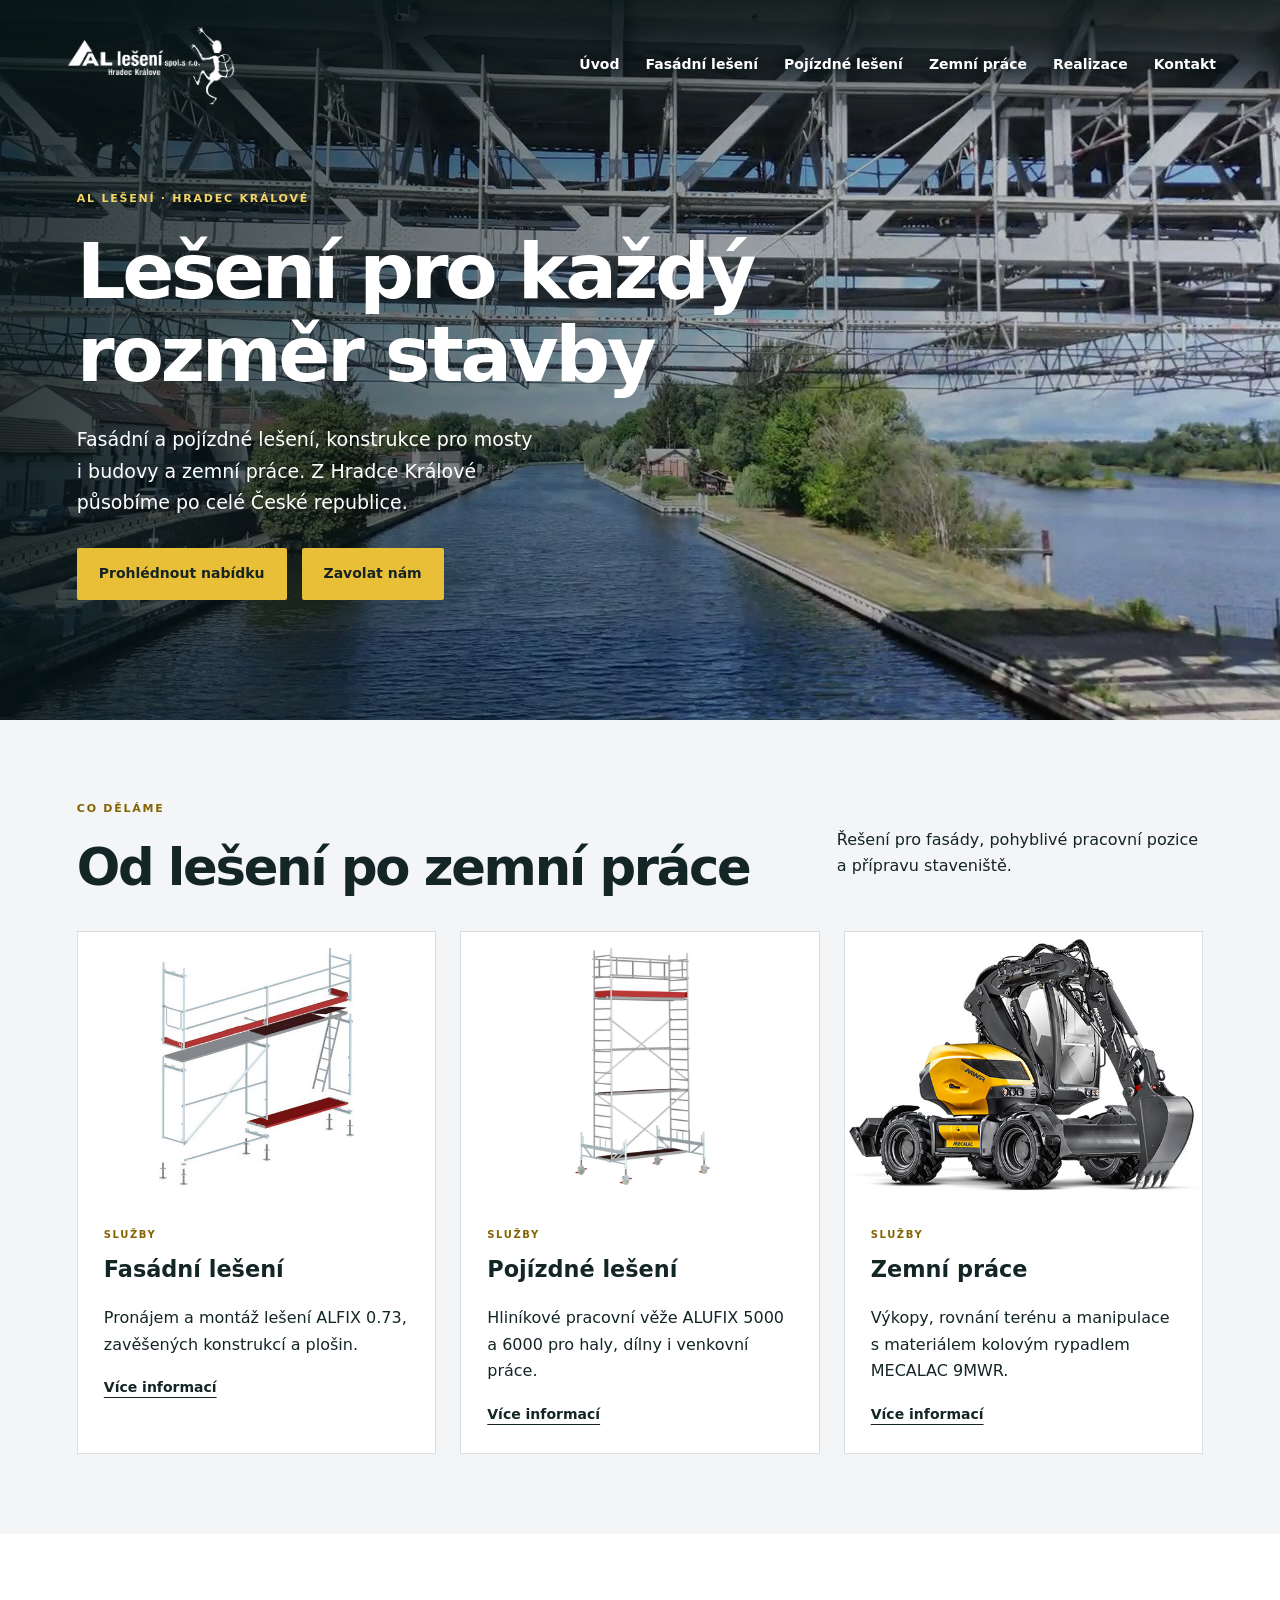
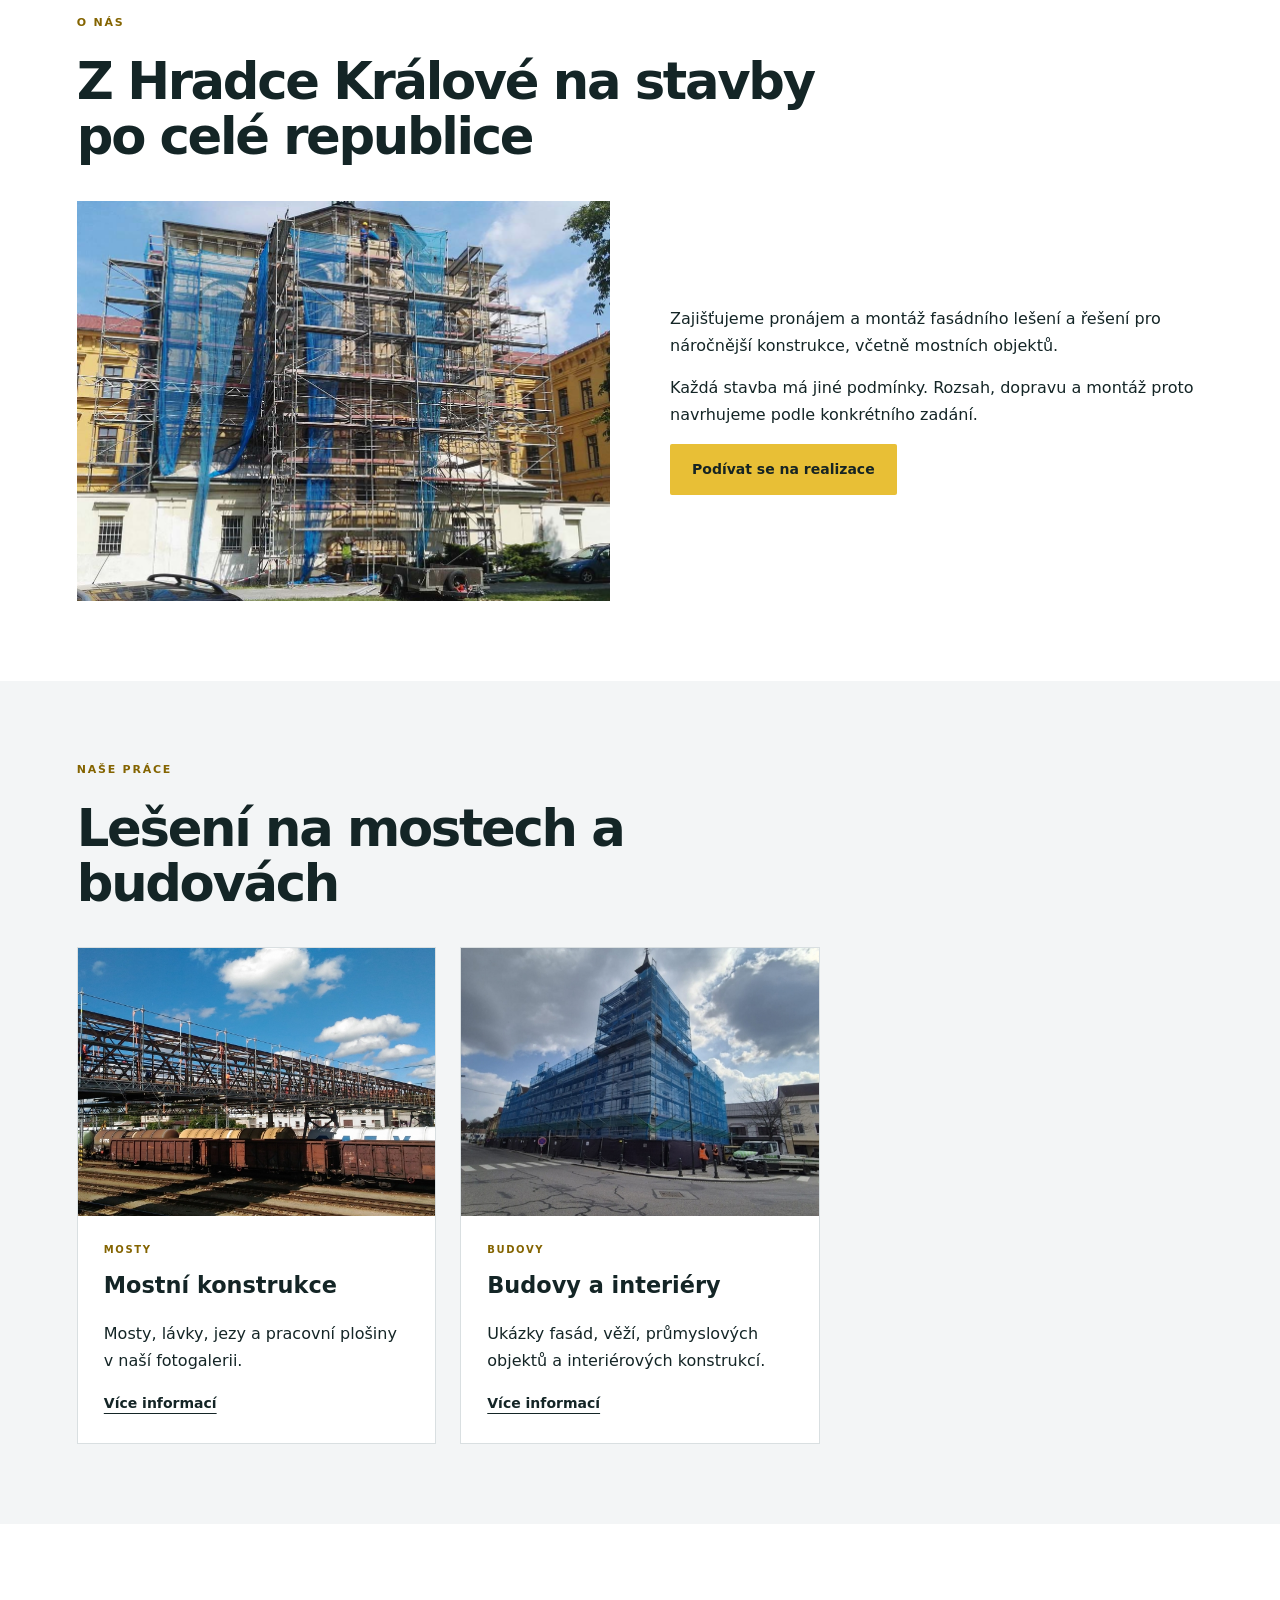
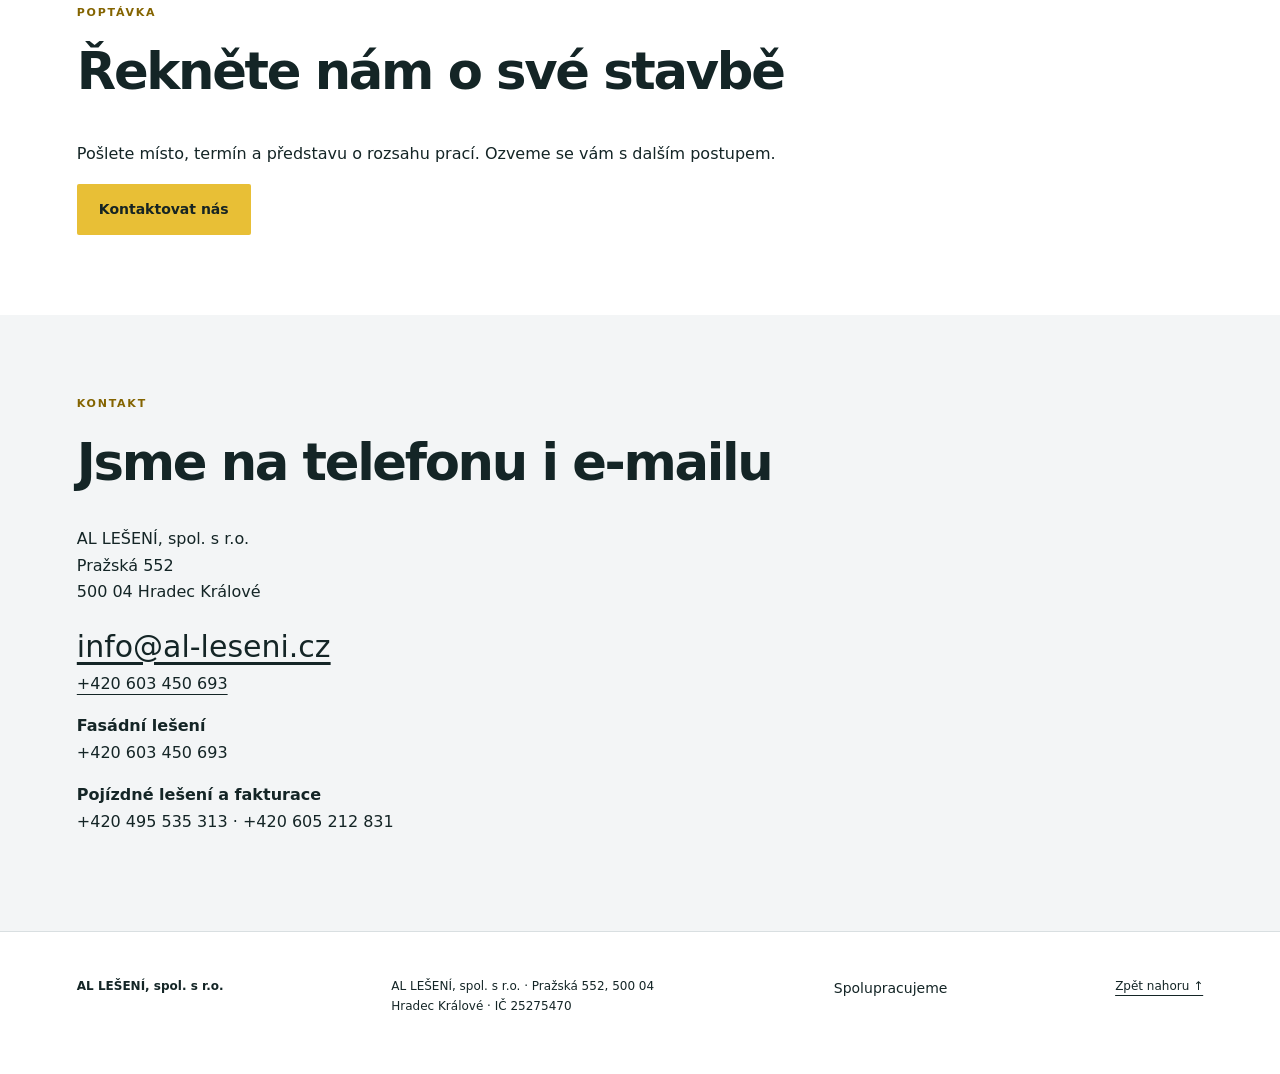
<file: index.html>
<!doctype html><html lang="cs" id="top"><head><meta charset="utf-8"><meta name="viewport" content="width=device-width, initial-scale=1"><title>Pronájem a montáž lešení | AL LEŠENÍ, spol. s r.o.</title><meta name="description" content="AL LEŠENÍ z Hradce Králové: fasádní a pojízdné lešení, zemní práce a ukázky realizací na mostech i budovách."><meta name="theme-color" content="#e8bf36"><meta name="robots" content="noindex,nofollow"><link rel="canonical" href="https://al-leseni.seb-dev.cloud/"><meta property="og:title" content="Pronájem a montáž lešení"><meta property="og:description" content="AL LEŠENÍ z Hradce Králové: fasádní a pojízdné lešení, zemní práce a ukázky realizací na mostech i budovách."><meta property="og:type" content="website"><meta property="og:url" content="https://al-leseni.seb-dev.cloud/"><link rel="stylesheet" href="assets/site.css?v=20261116-cards"><style>:root{--accent:#e8bf36;--ink:#142526;--paper:#ffffff;--display:system-ui,sans-serif}</style><script type="module" src="assets/site.js?v=20261030-clean"></script></head><body><a class="skip" href="#main">Přejít na obsah</a><header class="header"><a class="brand" href="./"><img src="assets/al/logo.png" alt="AL LEŠENÍ, spol. s r.o."></a><button type="button" class="menu-toggle" aria-expanded="false" aria-controls="navigation" hidden>Menu</button><nav id="navigation" aria-label="Hlavní navigace"><a class="nav-link" href="./">Úvod</a><a class="nav-link" href="fasadni-leseni/">Fasádní lešení</a><a class="nav-link" href="pojizdne-leseni/">Pojízdné lešení</a><a class="nav-link" href="zemni-prace/">Zemní práce</a><a class="nav-link" href="realizace/">Realizace</a><a class="nav-link" href="kontakt/">Kontakt</a></nav></header><main id="main"><section id="uvod" class="hero hero--cover" data-module="hero"><div class="hero-copy"><p class="eyebrow">AL LEŠENÍ · HRADEC KRÁLOVÉ</p><h1>Lešení pro každý rozměr stavby</h1><p class="lead">Fasádní a pojízdné lešení, konstrukce pro mosty i budovy a zemní práce. Z Hradce Králové působíme po celé České republice.</p><div class="actions"><a class="button" href="./#nabidka">Prohlédnout nabídku</a><a class="button" href="tel:+420603450693">Zavolat nám</a></div></div><div class="hero-media"><div data-video><video muted loop playsinline preload="none" poster="assets/al/most-banner.jpg" aria-label="Lešení na mostní konstrukci nad vodou"><source data-src="assets/al/banner.mp4" type="video/mp4"></video><noscript><img src="assets/al/most-banner.jpg" alt="Lešení na mostní konstrukci nad vodou" fetchpriority="high" decoding="async" width="1200" height="800"></noscript></div></div></section><section id="nabidka" class="section collection" data-module="cards"><div class="section-heading"><div><p class="eyebrow">CO DĚLÁME</p><h2>Od lešení po zemní práce</h2></div><p>Řešení pro fasády, pohyblivé pracovní pozice a přípravu staveniště.</p></div><div class="cards"><article class="card" data-card data-category="SLUŽBY" data-search="Fasádní lešení Pronájem a montáž lešení ALFIX 0.73, zavěšených konstrukcí a plošin. SLUŽBY"><img src="assets/al/fasada.jpg" alt="Fasádní lešení na stavbě" loading="lazy" decoding="async" width="1200" height="800"><div class="card-copy"><p class="eyebrow">SLUŽBY</p><h3>Fasádní lešení</h3><p>Pronájem a montáž lešení ALFIX 0.73, zavěšených konstrukcí a plošin.</p><a class="text-link" href="fasadni-leseni/">Více informací</a></div></article><article class="card" data-card data-category="SLUŽBY" data-search="Pojízdné lešení Hliníkové pracovní věže ALUFIX 5000 a 6000 pro haly, dílny i venkovní práce. SLUŽBY"><img src="assets/al/alufix-5000.jpg" alt="Pojízdné lešení ALUFIX 5000" loading="lazy" decoding="async" width="1200" height="800"><div class="card-copy"><p class="eyebrow">SLUŽBY</p><h3>Pojízdné lešení</h3><p>Hliníkové pracovní věže ALUFIX 5000 a 6000 pro haly, dílny i venkovní práce.</p><a class="text-link" href="pojizdne-leseni/">Více informací</a></div></article><article class="card" data-card data-category="SLUŽBY" data-search="Zemní práce Výkopy, rovnání terénu a manipulace s materiálem kolovým rypadlem MECALAC 9MWR. SLUŽBY"><img src="assets/al/zemni.jpg" alt="Kolové rypadlo MECALAC" loading="lazy" decoding="async" width="1200" height="800"><div class="card-copy"><p class="eyebrow">SLUŽBY</p><h3>Zemní práce</h3><p>Výkopy, rovnání terénu a manipulace s materiálem kolovým rypadlem MECALAC 9MWR.</p><a class="text-link" href="zemni-prace/">Více informací</a></div></article></div></section><section id="o-nas" class="section " data-module="split"><div class="section-heading"><div><p class="eyebrow">O NÁS</p><h2>Z Hradce Králové na stavby po celé republice</h2></div></div><div class="split"><img src="assets/al/fasada-2.jpg" alt="Fasádní lešení na budově" loading="lazy" decoding="async" width="1200" height="800"><div><p>Zajišťujeme pronájem a montáž fasádního lešení a řešení pro náročnější konstrukce, včetně mostních objektů.</p><p>Každá stavba má jiné podmínky. Rozsah, dopravu a montáž proto navrhujeme podle konkrétního zadání.</p><a class="button" href="realizace/">Podívat se na realizace</a></div></div></section><section id="realizace" class="section collection" data-module="cards"><div class="section-heading"><div><p class="eyebrow">NAŠE PRÁCE</p><h2>Lešení na mostech a budovách</h2></div></div><div class="cards"><article class="card" data-card data-category="MOSTY" data-search="Mostní konstrukce Mosty, lávky, jezy a pracovní plošiny v naší fotogalerii. MOSTY"><img src="assets/al/most-lavka.jpg" alt="Lešení lávky v Českých Budějovicích" loading="lazy" decoding="async" width="1200" height="800"><div class="card-copy"><p class="eyebrow">MOSTY</p><h3>Mostní konstrukce</h3><p>Mosty, lávky, jezy a pracovní plošiny v naší fotogalerii.</p><a class="text-link" href="realizace/mosty/">Více informací</a></div></article><article class="card" data-card data-category="BUDOVY" data-search="Budovy a interiéry Ukázky fasád, věží, průmyslových objektů a interiérových konstrukcí. BUDOVY"><img src="assets/al/budova-chocen.jpeg" alt="Lešení u radnice v Chocni" loading="lazy" decoding="async" width="1200" height="800"><div class="card-copy"><p class="eyebrow">BUDOVY</p><h3>Budovy a interiéry</h3><p>Ukázky fasád, věží, průmyslových objektů a interiérových konstrukcí.</p><a class="text-link" href="realizace/budovy/">Více informací</a></div></article></div></section><section class="cta section" id="poptavka" data-module="cta"><p class="eyebrow">POPTÁVKA</p><h2>Řekněte nám o své stavbě</h2><p>Pošlete místo, termín a představu o rozsahu prací. Ozveme se vám s dalším postupem.</p><a class="button" href="kontakt/">Kontaktovat nás</a></section><section id="kontakt" class="section " data-module="contact"><div class="section-heading"><div><p class="eyebrow">KONTAKT</p><h2>Jsme na telefonu i e-mailu</h2></div></div><div class="contact-grid"><div><p class="contact-address">AL LEŠENÍ, spol. s r.o.
Pražská 552
500 04 Hradec Králové</p><a class="contact-email" href="mailto:info@al-leseni.cz">info@al-leseni.cz</a><p><a href="tel:+420603450693">+420 603 450 693</a></p><p><strong>Fasádní lešení</strong><br>+420 603 450 693</p><p><strong>Pojízdné lešení a fakturace</strong><br>+420 495 535 313 · +420 605 212 831</p></div></div></section></main><footer class="footer"><strong>AL LEŠENÍ, spol. s r.o.</strong><p>AL LEŠENÍ, spol. s r.o. · Pražská 552, 500 04 Hradec Králové · IČ 25275470</p><div><a class="nav-link" href="spolupracujeme/">Spolupracujeme</a></div><a href="#top">Zpět nahoru ↑</a></footer></body></html>
</file>
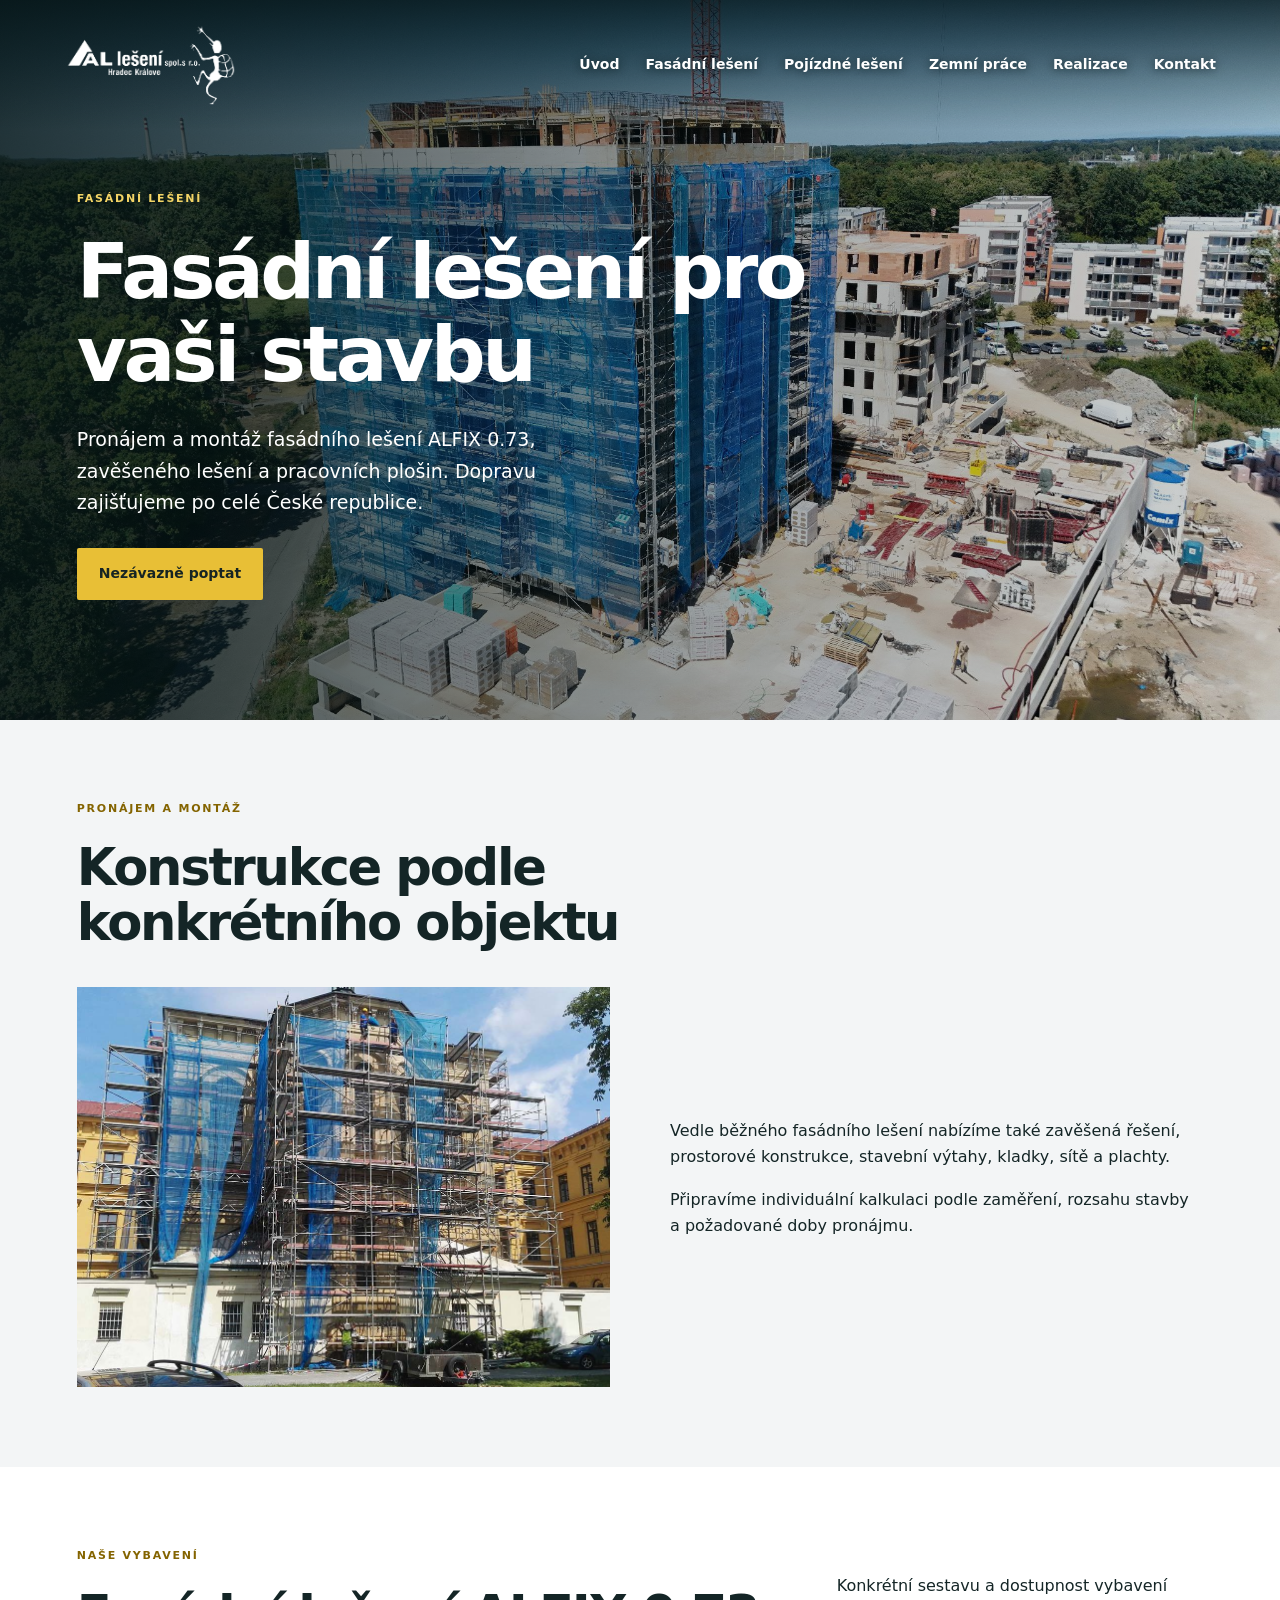
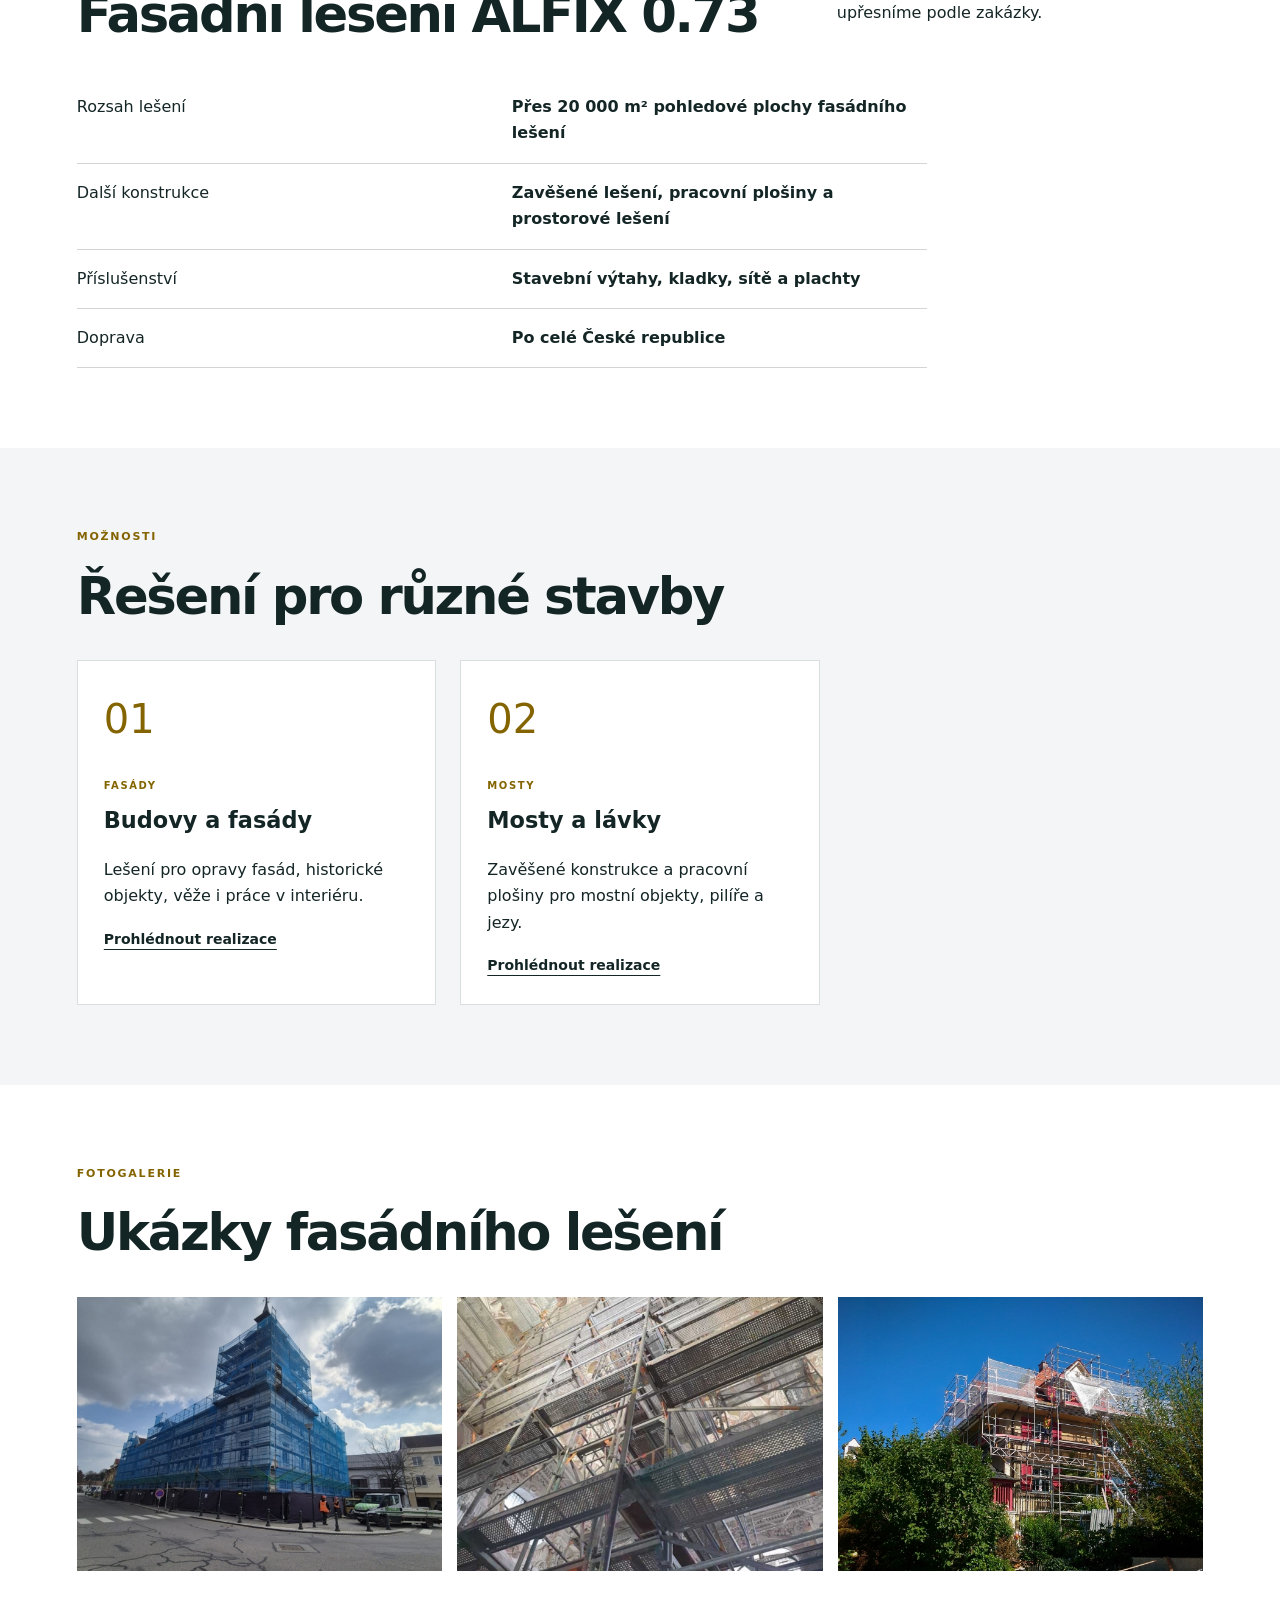
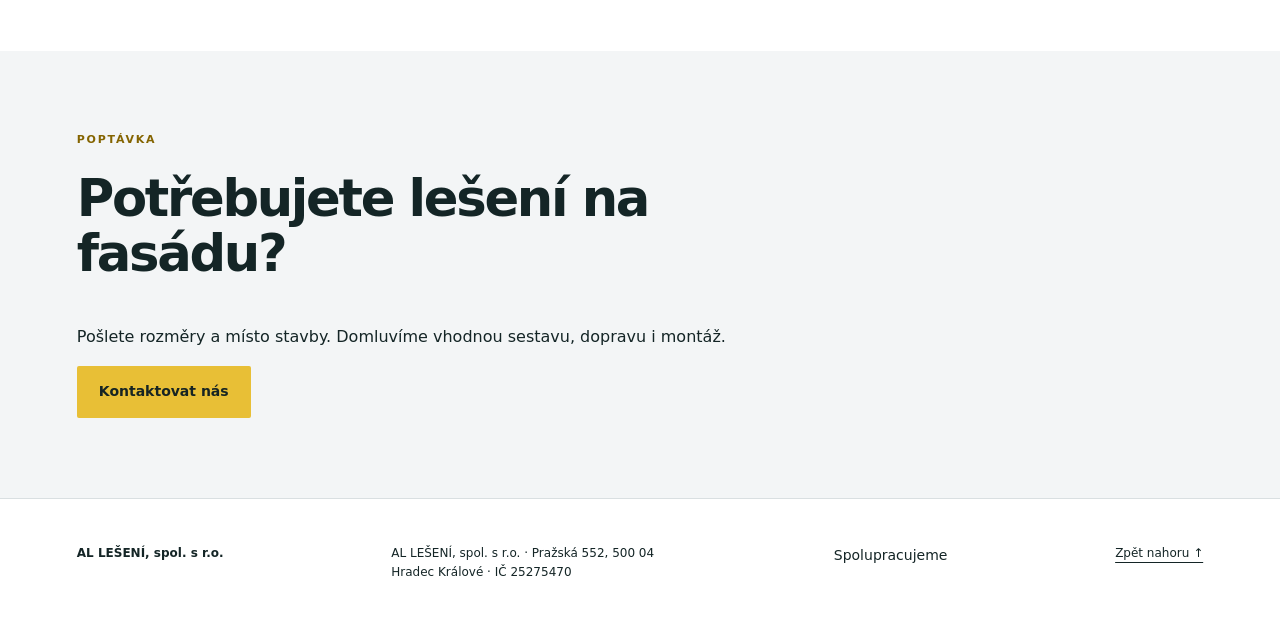
<file: fasadni-leseni/index.html>
<!doctype html><html lang="cs" id="top"><head><meta charset="utf-8"><meta name="viewport" content="width=device-width, initial-scale=1"><title>Fasádní lešení | AL LEŠENÍ, spol. s r.o.</title><meta name="description" content="Informace o fasádním lešení a kontakt na AL LEŠENÍ."><meta name="theme-color" content="#e8bf36"><meta name="robots" content="noindex,nofollow"><link rel="canonical" href="https://al-leseni.seb-dev.cloud/fasadni-leseni/"><meta property="og:title" content="Fasádní lešení"><meta property="og:description" content="Informace o fasádním lešení a kontakt na AL LEŠENÍ."><meta property="og:type" content="website"><meta property="og:url" content="https://al-leseni.seb-dev.cloud/fasadni-leseni/"><link rel="stylesheet" href="../assets/site.css?v=20261116-cards"><style>:root{--accent:#e8bf36;--ink:#142526;--paper:#ffffff;--display:system-ui,sans-serif}</style><script type="module" src="../assets/site.js?v=20261030-clean"></script></head><body><a class="skip" href="#main">Přejít na obsah</a><header class="header"><a class="brand" href="../"><img src="../assets/al/logo.png" alt="AL LEŠENÍ, spol. s r.o."></a><button type="button" class="menu-toggle" aria-expanded="false" aria-controls="navigation" hidden>Menu</button><nav id="navigation" aria-label="Hlavní navigace"><a class="nav-link" href="../">Úvod</a><a class="nav-link" href="./">Fasádní lešení</a><a class="nav-link" href="../pojizdne-leseni/">Pojízdné lešení</a><a class="nav-link" href="../zemni-prace/">Zemní práce</a><a class="nav-link" href="../realizace/">Realizace</a><a class="nav-link" href="../kontakt/">Kontakt</a></nav></header><main id="main"><section id="uvod" class="hero hero--split" data-module="hero"><div class="hero-copy"><p class="eyebrow">FASÁDNÍ LEŠENÍ</p><h1>Fasádní lešení pro vaši stavbu</h1><p class="lead">Pronájem a montáž fasádního lešení ALFIX 0.73, zavěšeného lešení a pracovních plošin. Dopravu zajišťujeme po celé České republice.</p><div class="actions"><a class="button" href="../kontakt/">Nezávazně poptat</a></div></div><div class="hero-media"><img src="../assets/al/fasada-hero-drone.jpg" alt="Letecký pohled na fasádní lešení se záchytnými sítěmi u rozestavěné budovy" fetchpriority="high" decoding="async" width="1200" height="800"></div></section><section id="sluzba" class="section " data-module="split"><div class="section-heading"><div><p class="eyebrow">PRONÁJEM A MONTÁŽ</p><h2>Konstrukce podle konkrétního objektu</h2></div></div><div class="split"><img src="../assets/al/fasada-2.jpg" alt="Fasádní lešení na budově" loading="lazy" decoding="async" width="1200" height="800"><div><p>Vedle běžného fasádního lešení nabízíme také zavěšená řešení, prostorové konstrukce, stavební výtahy, kladky, sítě a plachty.</p><p>Připravíme individuální kalkulaci podle zaměření, rozsahu stavby a požadované doby pronájmu.</p></div></div></section><section id="rozsah" class="section " data-module="specs"><div class="section-heading"><div><p class="eyebrow">NAŠE VYBAVENÍ</p><h2>Fasádní lešení ALFIX 0.73</h2></div><p>Konkrétní sestavu a dostupnost vybavení upřesníme podle zakázky.</p></div><dl class="specs"><div><dt>Rozsah lešení</dt><dd>Přes 20 000 m² pohledové plochy fasádního lešení</dd></div><div><dt>Další konstrukce</dt><dd>Zavěšené lešení, pracovní plošiny a prostorové lešení</dd></div><div><dt>Příslušenství</dt><dd>Stavební výtahy, kladky, sítě a plachty</dd></div><div><dt>Doprava</dt><dd>Po celé České republice</dd></div></dl></section><section id="typy" class="section collection" data-module="cards"><div class="section-heading"><div><p class="eyebrow">MOŽNOSTI</p><h2>Řešení pro různé stavby</h2></div></div><div class="cards"><article class="card" data-card data-category="FASÁDY" data-search="Budovy a fasády Lešení pro opravy fasád, historické objekty, věže i práce v interiéru. FASÁDY"><span class="card-number">01</span><div class="card-copy"><p class="eyebrow">FASÁDY</p><h3>Budovy a fasády</h3><p>Lešení pro opravy fasád, historické objekty, věže i práce v interiéru.</p><a class="text-link" href="../realizace/budovy/">Prohlédnout realizace</a></div></article><article class="card" data-card data-category="MOSTY" data-search="Mosty a lávky Zavěšené konstrukce a pracovní plošiny pro mostní objekty, pilíře a jezy. MOSTY"><span class="card-number">02</span><div class="card-copy"><p class="eyebrow">MOSTY</p><h3>Mosty a lávky</h3><p>Zavěšené konstrukce a pracovní plošiny pro mostní objekty, pilíře a jezy.</p><a class="text-link" href="../realizace/mosty/">Prohlédnout realizace</a></div></article></div></section><section id="ukazky" class="section " data-module="gallery"><div class="section-heading"><div><p class="eyebrow">FOTOGALERIE</p><h2>Ukázky fasádního lešení</h2></div></div><div class="gallery" data-gallery><a href="../assets/al/budova-chocen.jpeg" data-photo><img src="../assets/al/budova-chocen.jpeg" alt="Lešení u radnice v Chocni" loading="lazy" decoding="async" width="1200" height="800"></a><a href="../assets/al/budova-interier.jpg" data-photo><img src="../assets/al/budova-interier.jpg" alt="Lešení v interiéru" loading="lazy" decoding="async" width="1200" height="800"></a><a href="../assets/al/budova-zurich.jpg" data-photo><img src="../assets/al/budova-zurich.jpg" alt="Lešení na vile v Zürichu" loading="lazy" decoding="async" width="1200" height="800"></a><dialog aria-label="Ukázky fasádního lešení"><div class="dialog-tools"><button type="button" data-close>Zavřít ×</button><button type="button" data-prev aria-label="Předchozí fotografie">←</button><button type="button" data-next aria-label="Další fotografie">→</button><span data-position role="status"></span></div><img data-large alt=""></dialog></div></section><section class="cta section" id="poptavka" data-module="cta"><p class="eyebrow">POPTÁVKA</p><h2>Potřebujete lešení na fasádu?</h2><p>Pošlete rozměry a místo stavby. Domluvíme vhodnou sestavu, dopravu i montáž.</p><a class="button" href="../kontakt/">Kontaktovat nás</a></section></main><footer class="footer"><strong>AL LEŠENÍ, spol. s r.o.</strong><p>AL LEŠENÍ, spol. s r.o. · Pražská 552, 500 04 Hradec Králové · IČ 25275470</p><div><a class="nav-link" href="../spolupracujeme/">Spolupracujeme</a></div><a href="#top">Zpět nahoru ↑</a></footer></body></html>
</file>
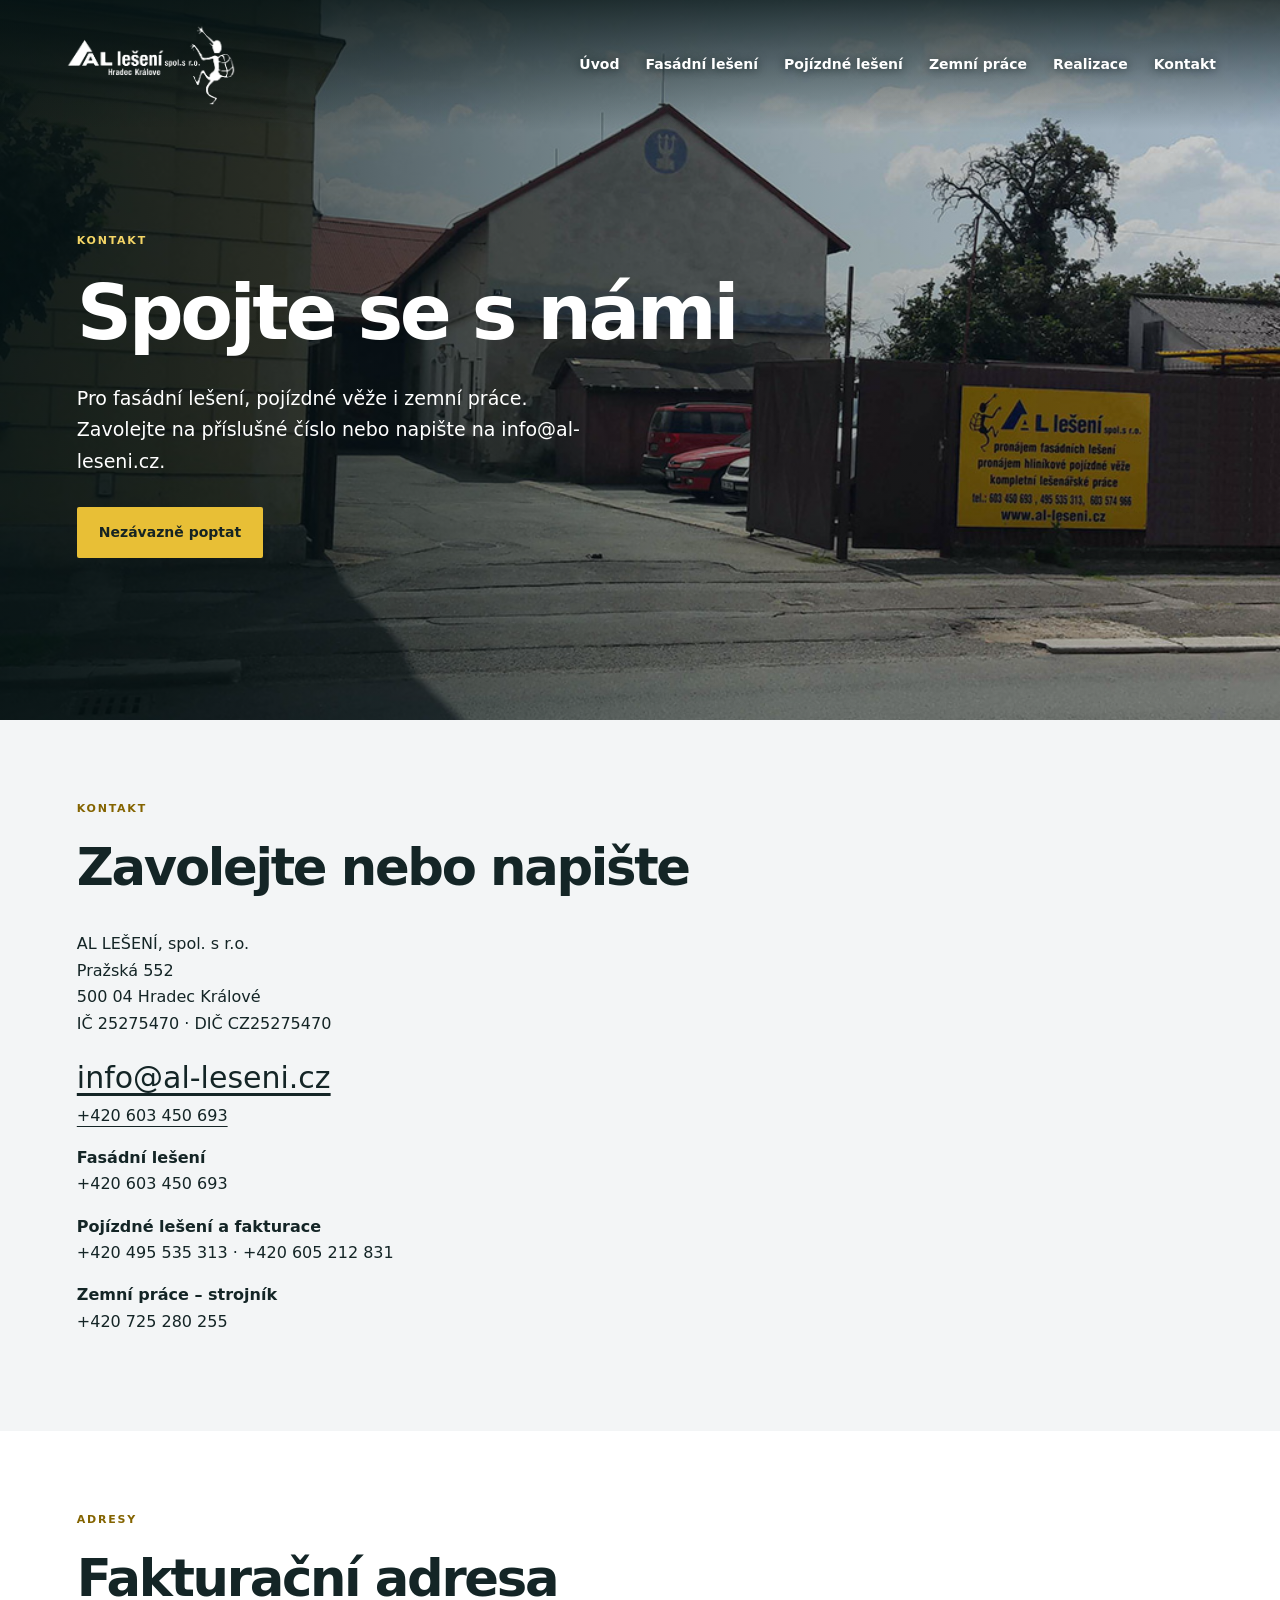
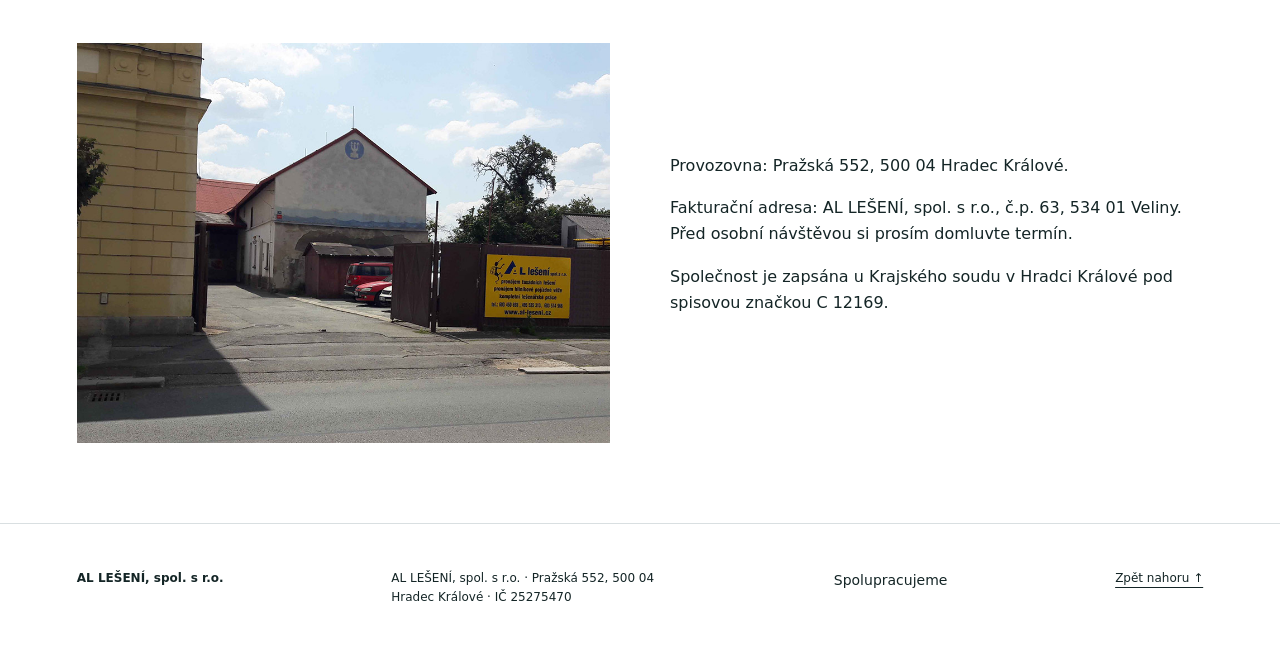
<file: kontakt/index.html>
<!doctype html><html lang="cs" id="top"><head><meta charset="utf-8"><meta name="viewport" content="width=device-width, initial-scale=1"><title>Kontakt | AL LEŠENÍ, spol. s r.o.</title><meta name="description" content="Kontakt na AL LEŠENÍ pro fasádní a pojízdné lešení i zemní práce."><meta name="theme-color" content="#e8bf36"><meta name="robots" content="noindex,nofollow"><link rel="canonical" href="https://al-leseni.seb-dev.cloud/kontakt/"><meta property="og:title" content="Kontakt"><meta property="og:description" content="Kontakt na AL LEŠENÍ pro fasádní a pojízdné lešení i zemní práce."><meta property="og:type" content="website"><meta property="og:url" content="https://al-leseni.seb-dev.cloud/kontakt/"><link rel="stylesheet" href="../assets/site.css?v=20261116-cards"><style>:root{--accent:#e8bf36;--ink:#142526;--paper:#ffffff;--display:system-ui,sans-serif}</style><script type="module" src="../assets/site.js?v=20261030-clean"></script></head><body><a class="skip" href="#main">Přejít na obsah</a><header class="header"><a class="brand" href="../"><img src="../assets/al/logo.png" alt="AL LEŠENÍ, spol. s r.o."></a><button type="button" class="menu-toggle" aria-expanded="false" aria-controls="navigation" hidden>Menu</button><nav id="navigation" aria-label="Hlavní navigace"><a class="nav-link" href="../">Úvod</a><a class="nav-link" href="../fasadni-leseni/">Fasádní lešení</a><a class="nav-link" href="../pojizdne-leseni/">Pojízdné lešení</a><a class="nav-link" href="../zemni-prace/">Zemní práce</a><a class="nav-link" href="../realizace/">Realizace</a><a class="nav-link" href="./">Kontakt</a></nav></header><main id="main"><section id="uvod" class="hero hero--split" data-module="hero"><div class="hero-copy"><p class="eyebrow">KONTAKT</p><h1>Spojte se s námi</h1><p class="lead">Pro fasádní lešení, pojízdné věže i zemní práce. Zavolejte na příslušné číslo nebo napište na info@al-leseni.cz.</p><div class="actions"><a class="button" href="./">Nezávazně poptat</a></div></div><div class="hero-media"><img src="../assets/al/kancelar.jpg" alt="Kancelář AL LEŠENÍ" fetchpriority="high" decoding="async" width="1200" height="800"></div></section><section id="kontakt" class="section " data-module="contact"><div class="section-heading"><div><p class="eyebrow">KONTAKT</p><h2>Zavolejte nebo napište</h2></div></div><div class="contact-grid"><div><p class="contact-address">AL LEŠENÍ, spol. s r.o.
Pražská 552
500 04 Hradec Králové
IČ 25275470 · DIČ CZ25275470</p><a class="contact-email" href="mailto:info@al-leseni.cz">info@al-leseni.cz</a><p><a href="tel:+420603450693">+420 603 450 693</a></p><p><strong>Fasádní lešení</strong><br>+420 603 450 693</p><p><strong>Pojízdné lešení a fakturace</strong><br>+420 495 535 313 · +420 605 212 831</p><p><strong>Zemní práce – strojník</strong><br>+420 725 280 255</p></div></div></section><section id="fakturace" class="section " data-module="split"><div class="section-heading"><div><p class="eyebrow">ADRESY</p><h2>Fakturační adresa</h2></div></div><div class="split"><img src="../assets/al/kancelar.jpg" alt="Budova kanceláře AL LEŠENÍ" loading="lazy" decoding="async" width="1200" height="800"><div><p>Provozovna: Pražská 552, 500 04 Hradec Králové.</p><p>Fakturační adresa: AL LEŠENÍ, spol. s r.o., č.p. 63, 534 01 Veliny. Před osobní návštěvou si prosím domluvte termín.</p><p>Společnost je zapsána u Krajského soudu v Hradci Králové pod spisovou značkou C 12169.</p></div></div></section></main><footer class="footer"><strong>AL LEŠENÍ, spol. s r.o.</strong><p>AL LEŠENÍ, spol. s r.o. · Pražská 552, 500 04 Hradec Králové · IČ 25275470</p><div><a class="nav-link" href="../spolupracujeme/">Spolupracujeme</a></div><a href="#top">Zpět nahoru ↑</a></footer></body></html>
</file>
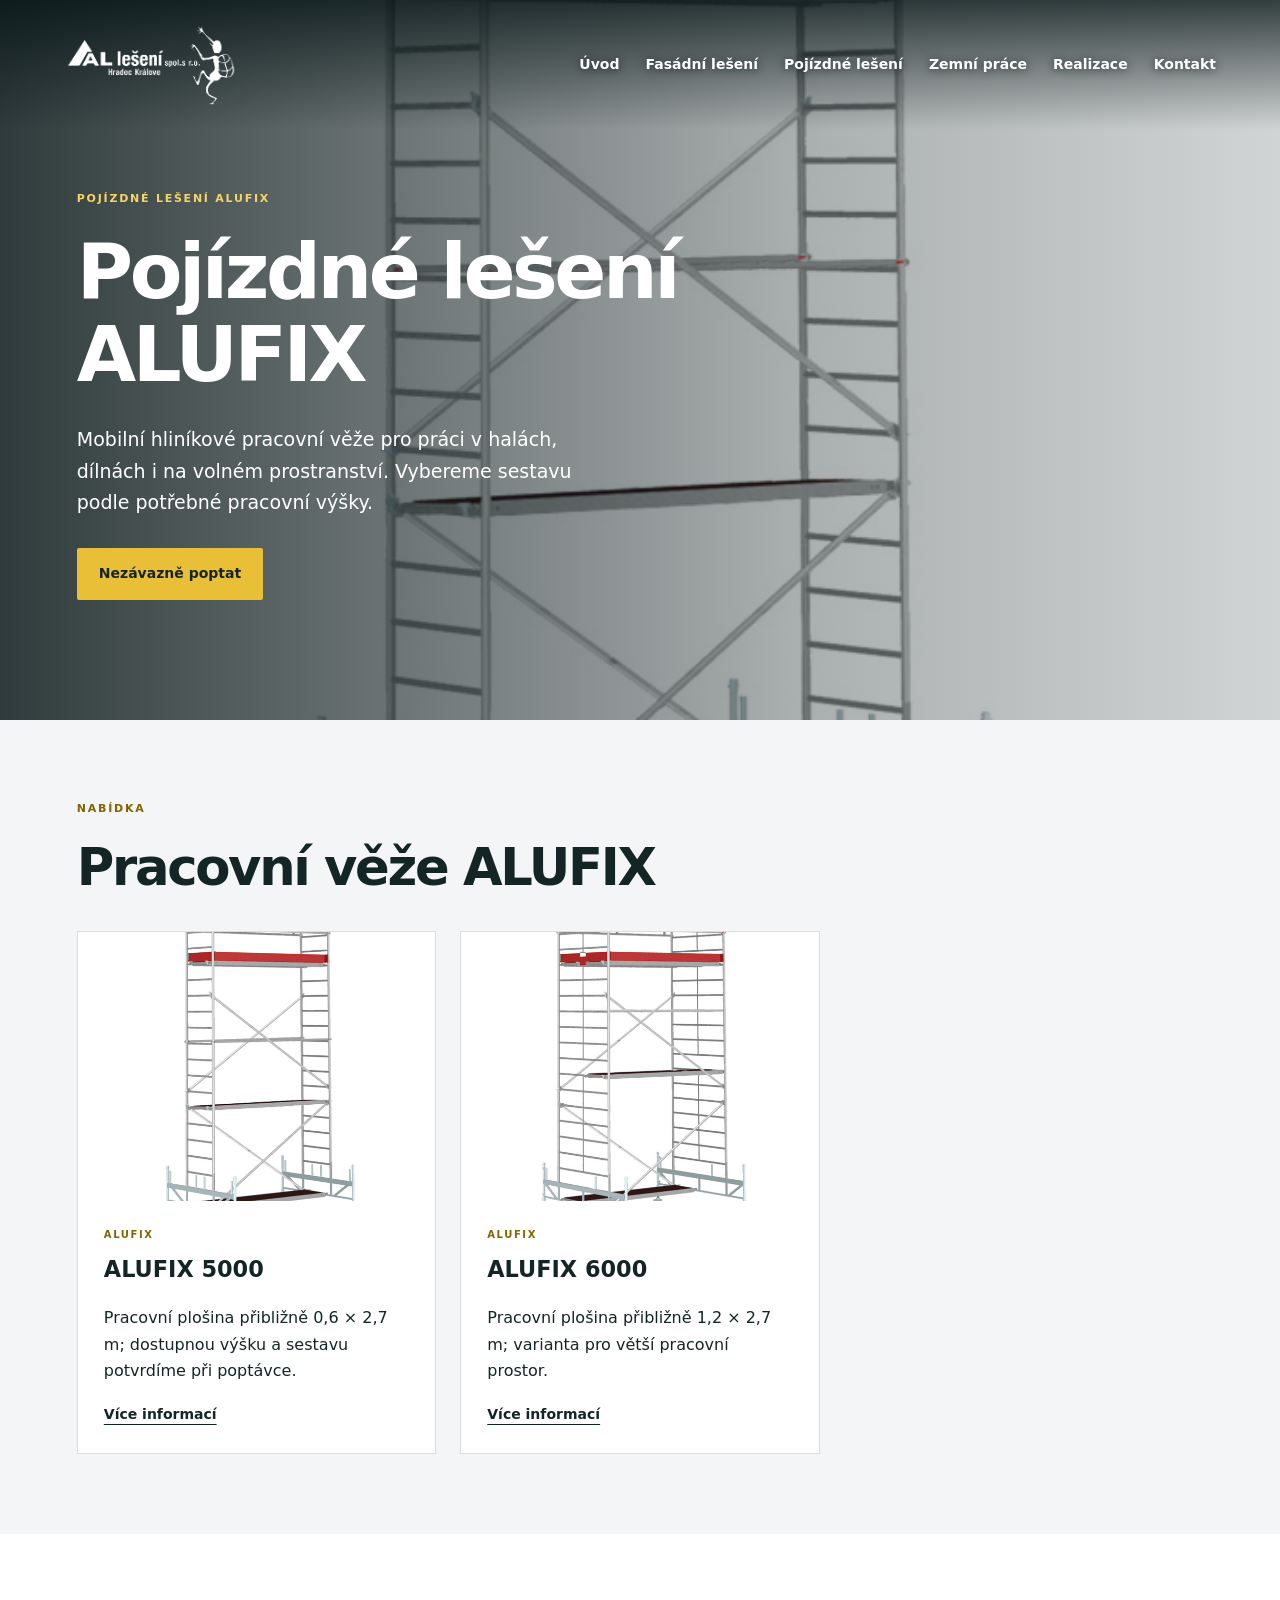
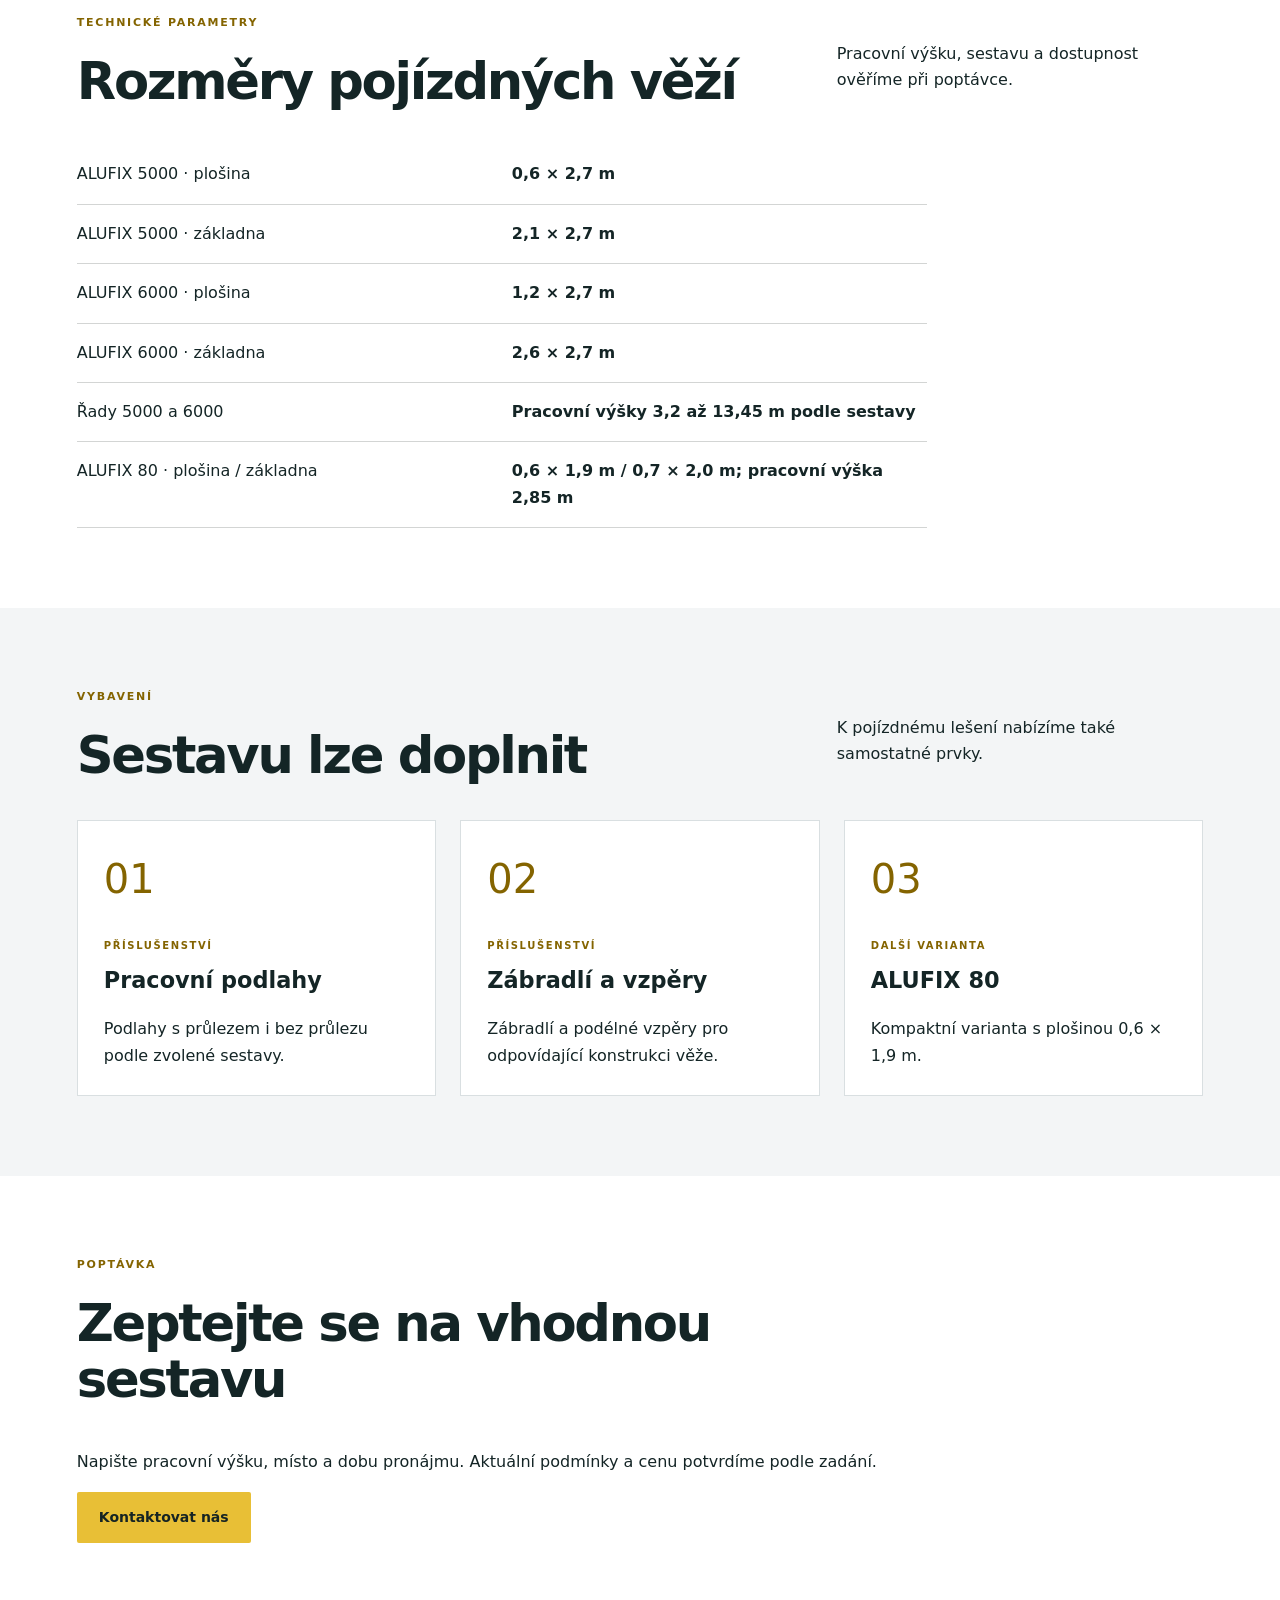
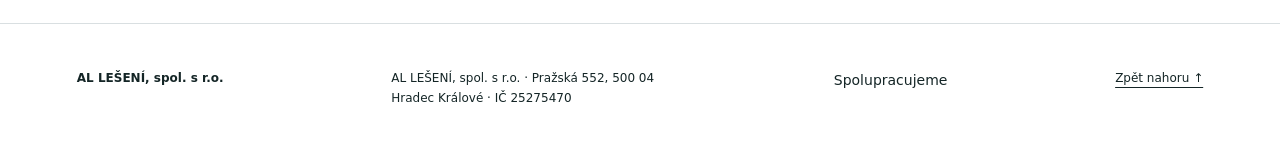
<file: pojizdne-leseni/index.html>
<!doctype html><html lang="cs" id="top"><head><meta charset="utf-8"><meta name="viewport" content="width=device-width, initial-scale=1"><title>Pojízdné lešení ALUFIX | AL LEŠENÍ, spol. s r.o.</title><meta name="description" content="Pojízdné lešení ALUFIX v nabídce AL LEŠENÍ a kontakty pro poptávku."><meta name="theme-color" content="#e8bf36"><meta name="robots" content="noindex,nofollow"><link rel="canonical" href="https://al-leseni.seb-dev.cloud/pojizdne-leseni/"><meta property="og:title" content="Pojízdné lešení ALUFIX"><meta property="og:description" content="Pojízdné lešení ALUFIX v nabídce AL LEŠENÍ a kontakty pro poptávku."><meta property="og:type" content="website"><meta property="og:url" content="https://al-leseni.seb-dev.cloud/pojizdne-leseni/"><link rel="stylesheet" href="../assets/site.css?v=20261116-cards"><style>:root{--accent:#e8bf36;--ink:#142526;--paper:#ffffff;--display:system-ui,sans-serif}</style><script type="module" src="../assets/site.js?v=20261030-clean"></script></head><body><a class="skip" href="#main">Přejít na obsah</a><header class="header"><a class="brand" href="../"><img src="../assets/al/logo.png" alt="AL LEŠENÍ, spol. s r.o."></a><button type="button" class="menu-toggle" aria-expanded="false" aria-controls="navigation" hidden>Menu</button><nav id="navigation" aria-label="Hlavní navigace"><a class="nav-link" href="../">Úvod</a><a class="nav-link" href="../fasadni-leseni/">Fasádní lešení</a><a class="nav-link" href="./">Pojízdné lešení</a><a class="nav-link" href="../zemni-prace/">Zemní práce</a><a class="nav-link" href="../realizace/">Realizace</a><a class="nav-link" href="../kontakt/">Kontakt</a></nav></header><main id="main"><section id="uvod" class="hero hero--split" data-module="hero"><div class="hero-copy"><p class="eyebrow">POJÍZDNÉ LEŠENÍ ALUFIX</p><h1>Pojízdné lešení ALUFIX</h1><p class="lead">Mobilní hliníkové pracovní věže pro práci v halách, dílnách i na volném prostranství. Vybereme sestavu podle potřebné pracovní výšky.</p><div class="actions"><a class="button" href="../kontakt/">Nezávazně poptat</a></div></div><div class="hero-media"><img src="../assets/al/alufix-5000.jpg" alt="Pojízdné lešení ALUFIX 5000" fetchpriority="high" decoding="async" width="1200" height="800"></div></section><section id="varianty" class="section collection" data-module="cards"><div class="section-heading"><div><p class="eyebrow">NABÍDKA</p><h2>Pracovní věže ALUFIX</h2></div></div><div class="cards"><article class="card" data-card data-category="ALUFIX" data-search="ALUFIX 5000 Pracovní plošina přibližně 0,6 × 2,7 m; dostupnou výšku a sestavu potvrdíme při poptávce. ALUFIX"><img src="../assets/al/alufix-5000.jpg" alt="Věž ALUFIX 5000" loading="lazy" decoding="async" width="1200" height="800"><div class="card-copy"><p class="eyebrow">ALUFIX</p><h3>ALUFIX 5000</h3><p>Pracovní plošina přibližně 0,6 × 2,7 m; dostupnou výšku a sestavu potvrdíme při poptávce.</p><a class="text-link" href="../kontakt/">Více informací</a></div></article><article class="card" data-card data-category="ALUFIX" data-search="ALUFIX 6000 Pracovní plošina přibližně 1,2 × 2,7 m; varianta pro větší pracovní prostor. ALUFIX"><img src="../assets/al/alufix-6000.jpg" alt="Věž ALUFIX 6000" loading="lazy" decoding="async" width="1200" height="800"><div class="card-copy"><p class="eyebrow">ALUFIX</p><h3>ALUFIX 6000</h3><p>Pracovní plošina přibližně 1,2 × 2,7 m; varianta pro větší pracovní prostor.</p><a class="text-link" href="../kontakt/">Více informací</a></div></article></div></section><section id="parametry" class="section " data-module="specs"><div class="section-heading"><div><p class="eyebrow">TECHNICKÉ PARAMETRY</p><h2>Rozměry pojízdných věží</h2></div><p>Pracovní výšku, sestavu a dostupnost ověříme při poptávce.</p></div><dl class="specs"><div><dt>ALUFIX 5000 · plošina</dt><dd>0,6 × 2,7 m</dd></div><div><dt>ALUFIX 5000 · základna</dt><dd>2,1 × 2,7 m</dd></div><div><dt>ALUFIX 6000 · plošina</dt><dd>1,2 × 2,7 m</dd></div><div><dt>ALUFIX 6000 · základna</dt><dd>2,6 × 2,7 m</dd></div><div><dt>Řady 5000 a 6000</dt><dd>Pracovní výšky 3,2 až 13,45 m podle sestavy</dd></div><div><dt>ALUFIX 80 · plošina / základna</dt><dd>0,6 × 1,9 m / 0,7 × 2,0 m; pracovní výška 2,85 m</dd></div></dl></section><section id="doplnky" class="section collection" data-module="cards"><div class="section-heading"><div><p class="eyebrow">VYBAVENÍ</p><h2>Sestavu lze doplnit</h2></div><p>K pojízdnému lešení nabízíme také samostatné prvky.</p></div><div class="cards"><article class="card" data-card data-category="PŘÍSLUŠENSTVÍ" data-search="Pracovní podlahy Podlahy s průlezem i bez průlezu podle zvolené sestavy. PŘÍSLUŠENSTVÍ"><span class="card-number">01</span><div class="card-copy"><p class="eyebrow">PŘÍSLUŠENSTVÍ</p><h3>Pracovní podlahy</h3><p>Podlahy s průlezem i bez průlezu podle zvolené sestavy.</p></div></article><article class="card" data-card data-category="PŘÍSLUŠENSTVÍ" data-search="Zábradlí a vzpěry Zábradlí a podélné vzpěry pro odpovídající konstrukci věže. PŘÍSLUŠENSTVÍ"><span class="card-number">02</span><div class="card-copy"><p class="eyebrow">PŘÍSLUŠENSTVÍ</p><h3>Zábradlí a vzpěry</h3><p>Zábradlí a podélné vzpěry pro odpovídající konstrukci věže.</p></div></article><article class="card" data-card data-category="DALŠÍ VARIANTA" data-search="ALUFIX 80 Kompaktní varianta s plošinou 0,6 × 1,9 m. DALŠÍ VARIANTA"><span class="card-number">03</span><div class="card-copy"><p class="eyebrow">DALŠÍ VARIANTA</p><h3>ALUFIX 80</h3><p>Kompaktní varianta s plošinou 0,6 × 1,9 m.</p></div></article></div></section><section class="cta section" id="poptavka" data-module="cta"><p class="eyebrow">POPTÁVKA</p><h2>Zeptejte se na vhodnou sestavu</h2><p>Napište pracovní výšku, místo a dobu pronájmu. Aktuální podmínky a cenu potvrdíme podle zadání.</p><a class="button" href="../kontakt/">Kontaktovat nás</a></section></main><footer class="footer"><strong>AL LEŠENÍ, spol. s r.o.</strong><p>AL LEŠENÍ, spol. s r.o. · Pražská 552, 500 04 Hradec Králové · IČ 25275470</p><div><a class="nav-link" href="../spolupracujeme/">Spolupracujeme</a></div><a href="#top">Zpět nahoru ↑</a></footer></body></html>
</file>
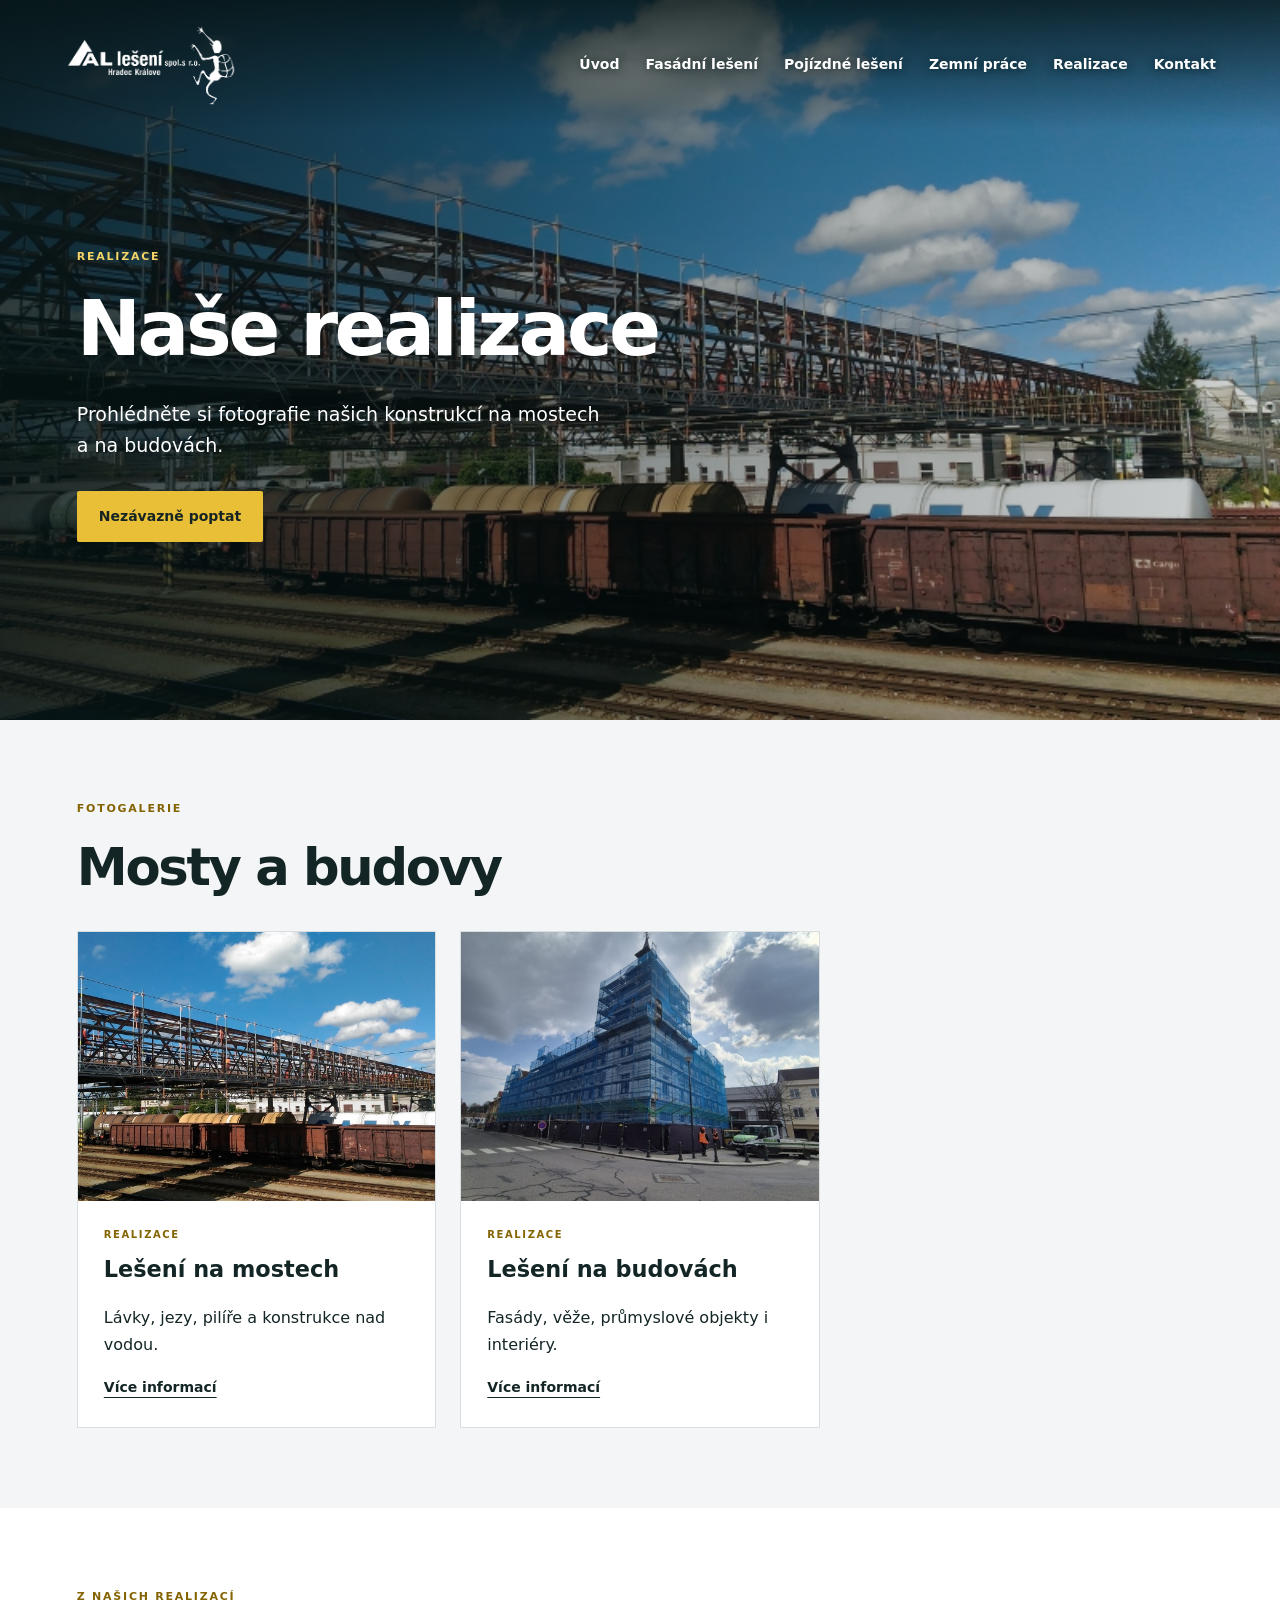
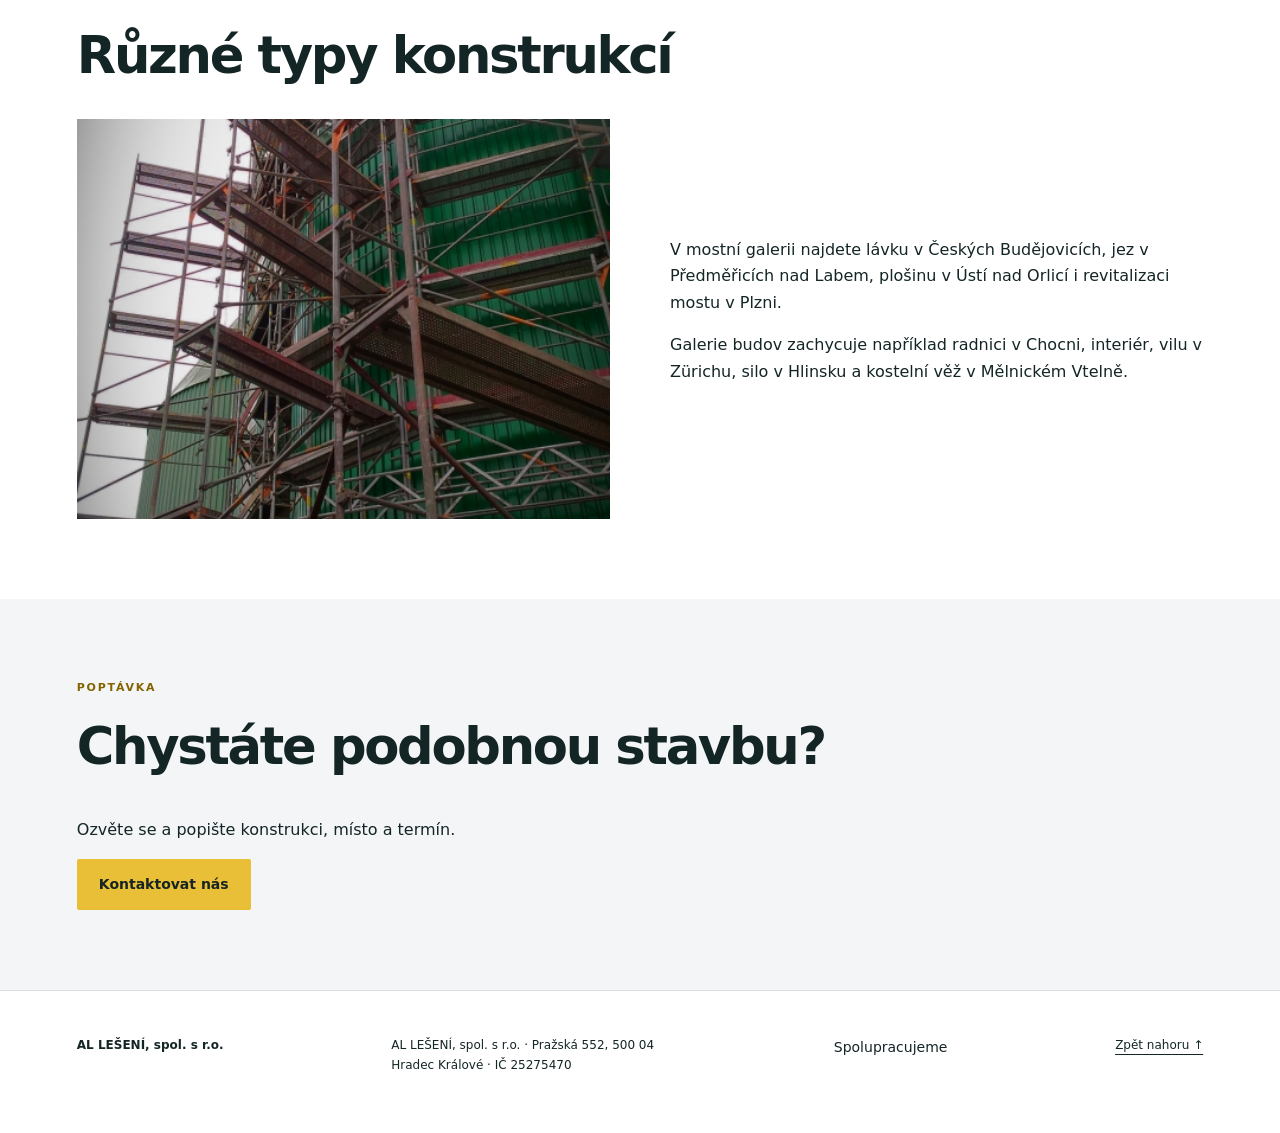
<file: realizace/index.html>
<!doctype html><html lang="cs" id="top"><head><meta charset="utf-8"><meta name="viewport" content="width=device-width, initial-scale=1"><title>Realizace | AL LEŠENÍ, spol. s r.o.</title><meta name="description" content="Lešení na mostech a na budovách — dvě kategorie realizací AL LEŠENÍ."><meta name="theme-color" content="#e8bf36"><meta name="robots" content="noindex,nofollow"><link rel="canonical" href="https://al-leseni.seb-dev.cloud/realizace/"><meta property="og:title" content="Realizace"><meta property="og:description" content="Lešení na mostech a na budovách — dvě kategorie realizací AL LEŠENÍ."><meta property="og:type" content="website"><meta property="og:url" content="https://al-leseni.seb-dev.cloud/realizace/"><link rel="stylesheet" href="../assets/site.css?v=20261116-cards"><style>:root{--accent:#e8bf36;--ink:#142526;--paper:#ffffff;--display:system-ui,sans-serif}</style><script type="module" src="../assets/site.js?v=20261030-clean"></script></head><body><a class="skip" href="#main">Přejít na obsah</a><header class="header"><a class="brand" href="../"><img src="../assets/al/logo.png" alt="AL LEŠENÍ, spol. s r.o."></a><button type="button" class="menu-toggle" aria-expanded="false" aria-controls="navigation" hidden>Menu</button><nav id="navigation" aria-label="Hlavní navigace"><a class="nav-link" href="../">Úvod</a><a class="nav-link" href="../fasadni-leseni/">Fasádní lešení</a><a class="nav-link" href="../pojizdne-leseni/">Pojízdné lešení</a><a class="nav-link" href="../zemni-prace/">Zemní práce</a><a class="nav-link" href="./">Realizace</a><a class="nav-link" href="../kontakt/">Kontakt</a></nav></header><main id="main"><section id="uvod" class="hero hero--split" data-module="hero"><div class="hero-copy"><p class="eyebrow">REALIZACE</p><h1>Naše realizace</h1><p class="lead">Prohlédněte si fotografie našich konstrukcí na mostech a na budovách.</p><div class="actions"><a class="button" href="../kontakt/">Nezávazně poptat</a></div></div><div class="hero-media"><img src="../assets/al/most-lavka.jpg" alt="Lešení lávky v Českých Budějovicích" fetchpriority="high" decoding="async" width="1200" height="800"></div></section><section id="kategorie" class="section collection" data-module="cards"><div class="section-heading"><div><p class="eyebrow">FOTOGALERIE</p><h2>Mosty a budovy</h2></div></div><div class="cards"><article class="card" data-card data-category="REALIZACE" data-search="Lešení na mostech Lávky, jezy, pilíře a konstrukce nad vodou. REALIZACE"><img src="../assets/al/most-lavka.jpg" alt="Lešení lávky v Českých Budějovicích" loading="lazy" decoding="async" width="1200" height="800"><div class="card-copy"><p class="eyebrow">REALIZACE</p><h3>Lešení na mostech</h3><p>Lávky, jezy, pilíře a konstrukce nad vodou.</p><a class="text-link" href="mosty/">Více informací</a></div></article><article class="card" data-card data-category="REALIZACE" data-search="Lešení na budovách Fasády, věže, průmyslové objekty i interiéry. REALIZACE"><img src="../assets/al/budova-chocen.jpeg" alt="Lešení u radnice v Chocni" loading="lazy" decoding="async" width="1200" height="800"><div class="card-copy"><p class="eyebrow">REALIZACE</p><h3>Lešení na budovách</h3><p>Fasády, věže, průmyslové objekty i interiéry.</p><a class="text-link" href="budovy/">Více informací</a></div></article></div></section><section id="prehled" class="section " data-module="split"><div class="section-heading"><div><p class="eyebrow">Z NAŠICH REALIZACÍ</p><h2>Různé typy konstrukcí</h2></div></div><div class="split"><img src="../assets/al/budova-hlinsko.jpg" alt="Lešení u sila čistírny odpadních vod v Hlinsku" loading="lazy" decoding="async" width="1200" height="800"><div><p>V mostní galerii najdete lávku v Českých Budějovicích, jez v Předměřicích nad Labem, plošinu v Ústí nad Orlicí i revitalizaci mostu v Plzni.</p><p>Galerie budov zachycuje například radnici v Chocni, interiér, vilu v Zürichu, silo v Hlinsku a kostelní věž v Mělnickém Vtelně.</p></div></div></section><section class="cta section" id="poptavka" data-module="cta"><p class="eyebrow">POPTÁVKA</p><h2>Chystáte podobnou stavbu?</h2><p>Ozvěte se a popište konstrukci, místo a termín.</p><a class="button" href="../kontakt/">Kontaktovat nás</a></section></main><footer class="footer"><strong>AL LEŠENÍ, spol. s r.o.</strong><p>AL LEŠENÍ, spol. s r.o. · Pražská 552, 500 04 Hradec Králové · IČ 25275470</p><div><a class="nav-link" href="../spolupracujeme/">Spolupracujeme</a></div><a href="#top">Zpět nahoru ↑</a></footer></body></html>
</file>
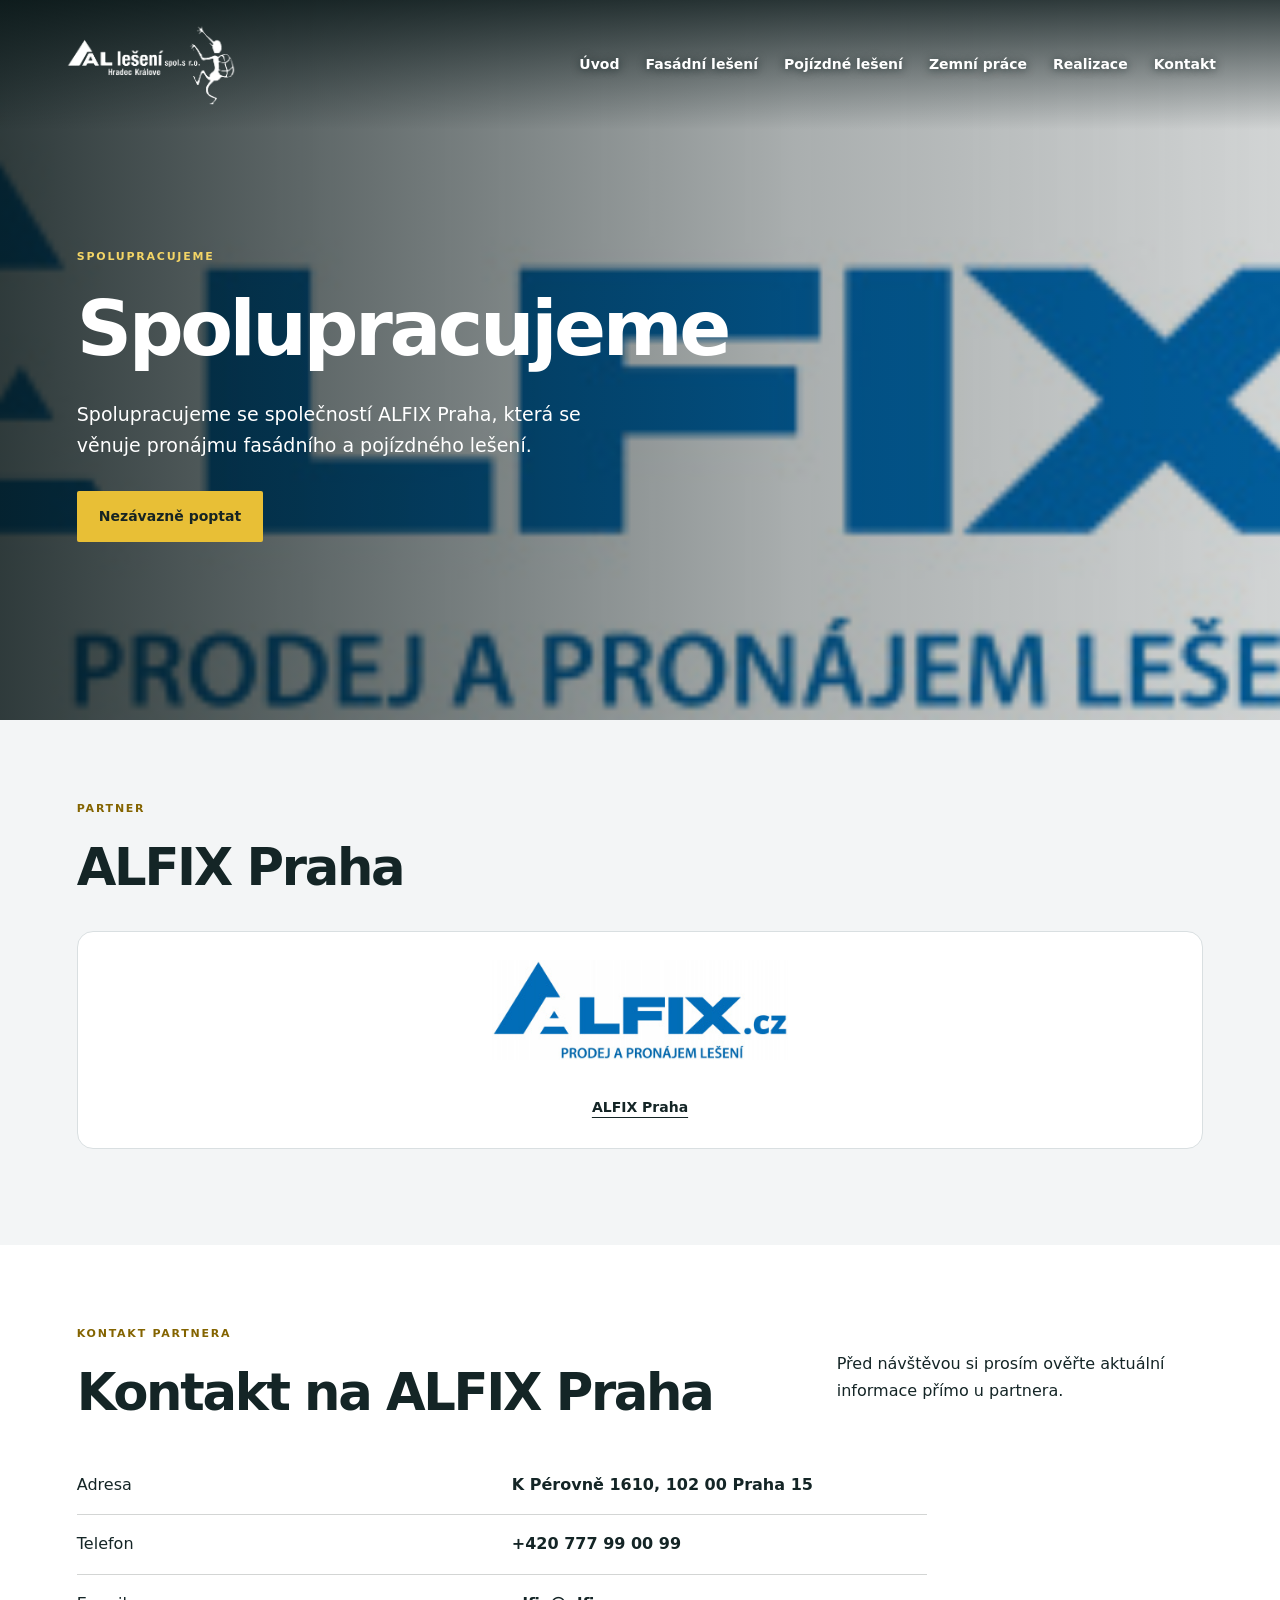
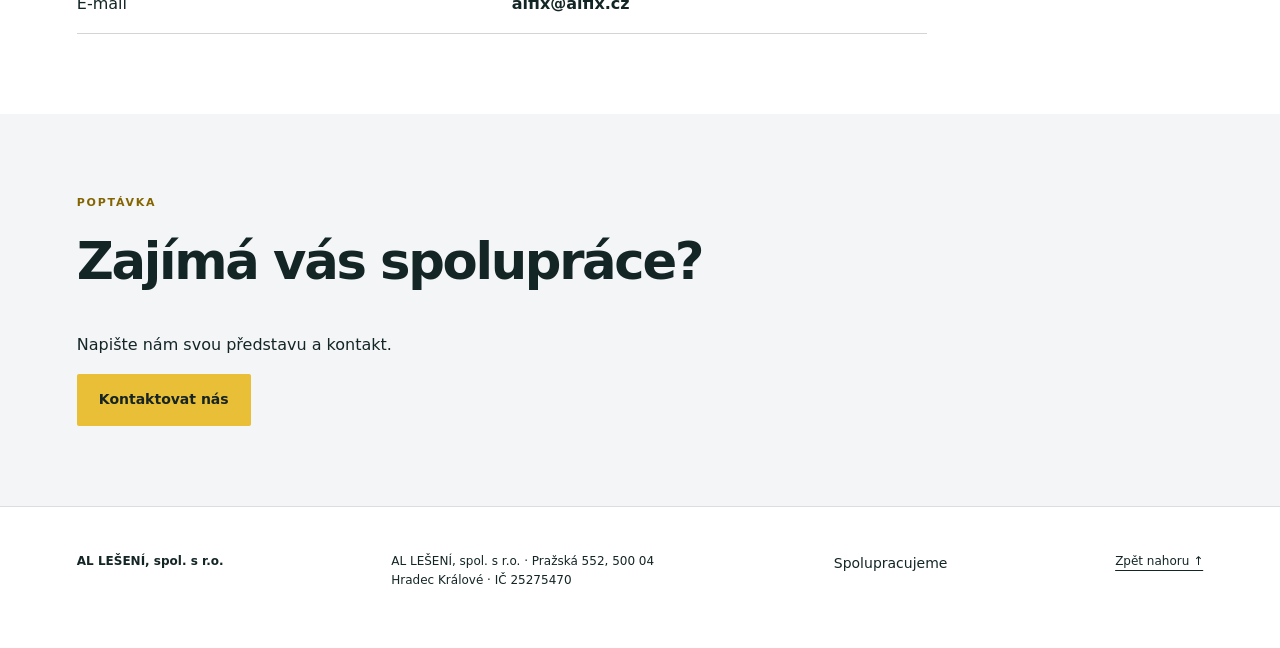
<file: spolupracujeme/index.html>
<!doctype html><html lang="cs" id="top"><head><meta charset="utf-8"><meta name="viewport" content="width=device-width, initial-scale=1"><title>Spolupracujeme | AL LEŠENÍ, spol. s r.o.</title><meta name="description" content="Informace o spolupráci AL LEŠENÍ se společností ALFIX Praha."><meta name="theme-color" content="#e8bf36"><meta name="robots" content="noindex,nofollow"><link rel="canonical" href="https://al-leseni.seb-dev.cloud/spolupracujeme/"><meta property="og:title" content="Spolupracujeme"><meta property="og:description" content="Informace o spolupráci AL LEŠENÍ se společností ALFIX Praha."><meta property="og:type" content="website"><meta property="og:url" content="https://al-leseni.seb-dev.cloud/spolupracujeme/"><link rel="stylesheet" href="../assets/site.css?v=20261116-cards"><style>:root{--accent:#e8bf36;--ink:#142526;--paper:#ffffff;--display:system-ui,sans-serif}</style><script type="module" src="../assets/site.js?v=20261030-clean"></script></head><body><a class="skip" href="#main">Přejít na obsah</a><header class="header"><a class="brand" href="../"><img src="../assets/al/logo.png" alt="AL LEŠENÍ, spol. s r.o."></a><button type="button" class="menu-toggle" aria-expanded="false" aria-controls="navigation" hidden>Menu</button><nav id="navigation" aria-label="Hlavní navigace"><a class="nav-link" href="../">Úvod</a><a class="nav-link" href="../fasadni-leseni/">Fasádní lešení</a><a class="nav-link" href="../pojizdne-leseni/">Pojízdné lešení</a><a class="nav-link" href="../zemni-prace/">Zemní práce</a><a class="nav-link" href="../realizace/">Realizace</a><a class="nav-link" href="../kontakt/">Kontakt</a></nav></header><main id="main"><section id="uvod" class="hero hero--split" data-module="hero"><div class="hero-copy"><p class="eyebrow">SPOLUPRACUJEME</p><h1>Spolupracujeme</h1><p class="lead">Spolupracujeme se společností ALFIX Praha, která se věnuje pronájmu fasádního a pojízdného lešení.</p><div class="actions"><a class="button" href="../kontakt/">Nezávazně poptat</a></div></div><div class="hero-media"><img src="../assets/al/partner.jpg" alt="Logo ALFIX Praha" fetchpriority="high" decoding="async" width="1200" height="800"></div></section><section id="partneri" class="section " data-module="partners"><div class="section-heading"><div><p class="eyebrow">PARTNER</p><h2>ALFIX Praha</h2></div></div><ul class="module-grid partner-list"><li class="module-card"><img src="../assets/al/partner.jpg" alt="Logo ALFIX Praha" loading="lazy" decoding="async" width="1200" height="800"><a class="text-link" href="https://www.leseni-alfix.cz/">ALFIX Praha</a></li></ul></section><section id="alfix-kontakt" class="section " data-module="specs"><div class="section-heading"><div><p class="eyebrow">KONTAKT PARTNERA</p><h2>Kontakt na ALFIX Praha</h2></div><p>Před návštěvou si prosím ověřte aktuální informace přímo u partnera.</p></div><dl class="specs"><div><dt>Adresa</dt><dd>K Pérovně 1610, 102 00 Praha 15</dd></div><div><dt>Telefon</dt><dd>+420 777 99 00 99</dd></div><div><dt>E-mail</dt><dd>alfix@alfix.cz</dd></div></dl></section><section class="cta section" id="poptavka" data-module="cta"><p class="eyebrow">POPTÁVKA</p><h2>Zajímá vás spolupráce?</h2><p>Napište nám svou představu a kontakt.</p><a class="button" href="../kontakt/">Kontaktovat nás</a></section></main><footer class="footer"><strong>AL LEŠENÍ, spol. s r.o.</strong><p>AL LEŠENÍ, spol. s r.o. · Pražská 552, 500 04 Hradec Králové · IČ 25275470</p><div><a class="nav-link" href="./">Spolupracujeme</a></div><a href="#top">Zpět nahoru ↑</a></footer></body></html>
</file>
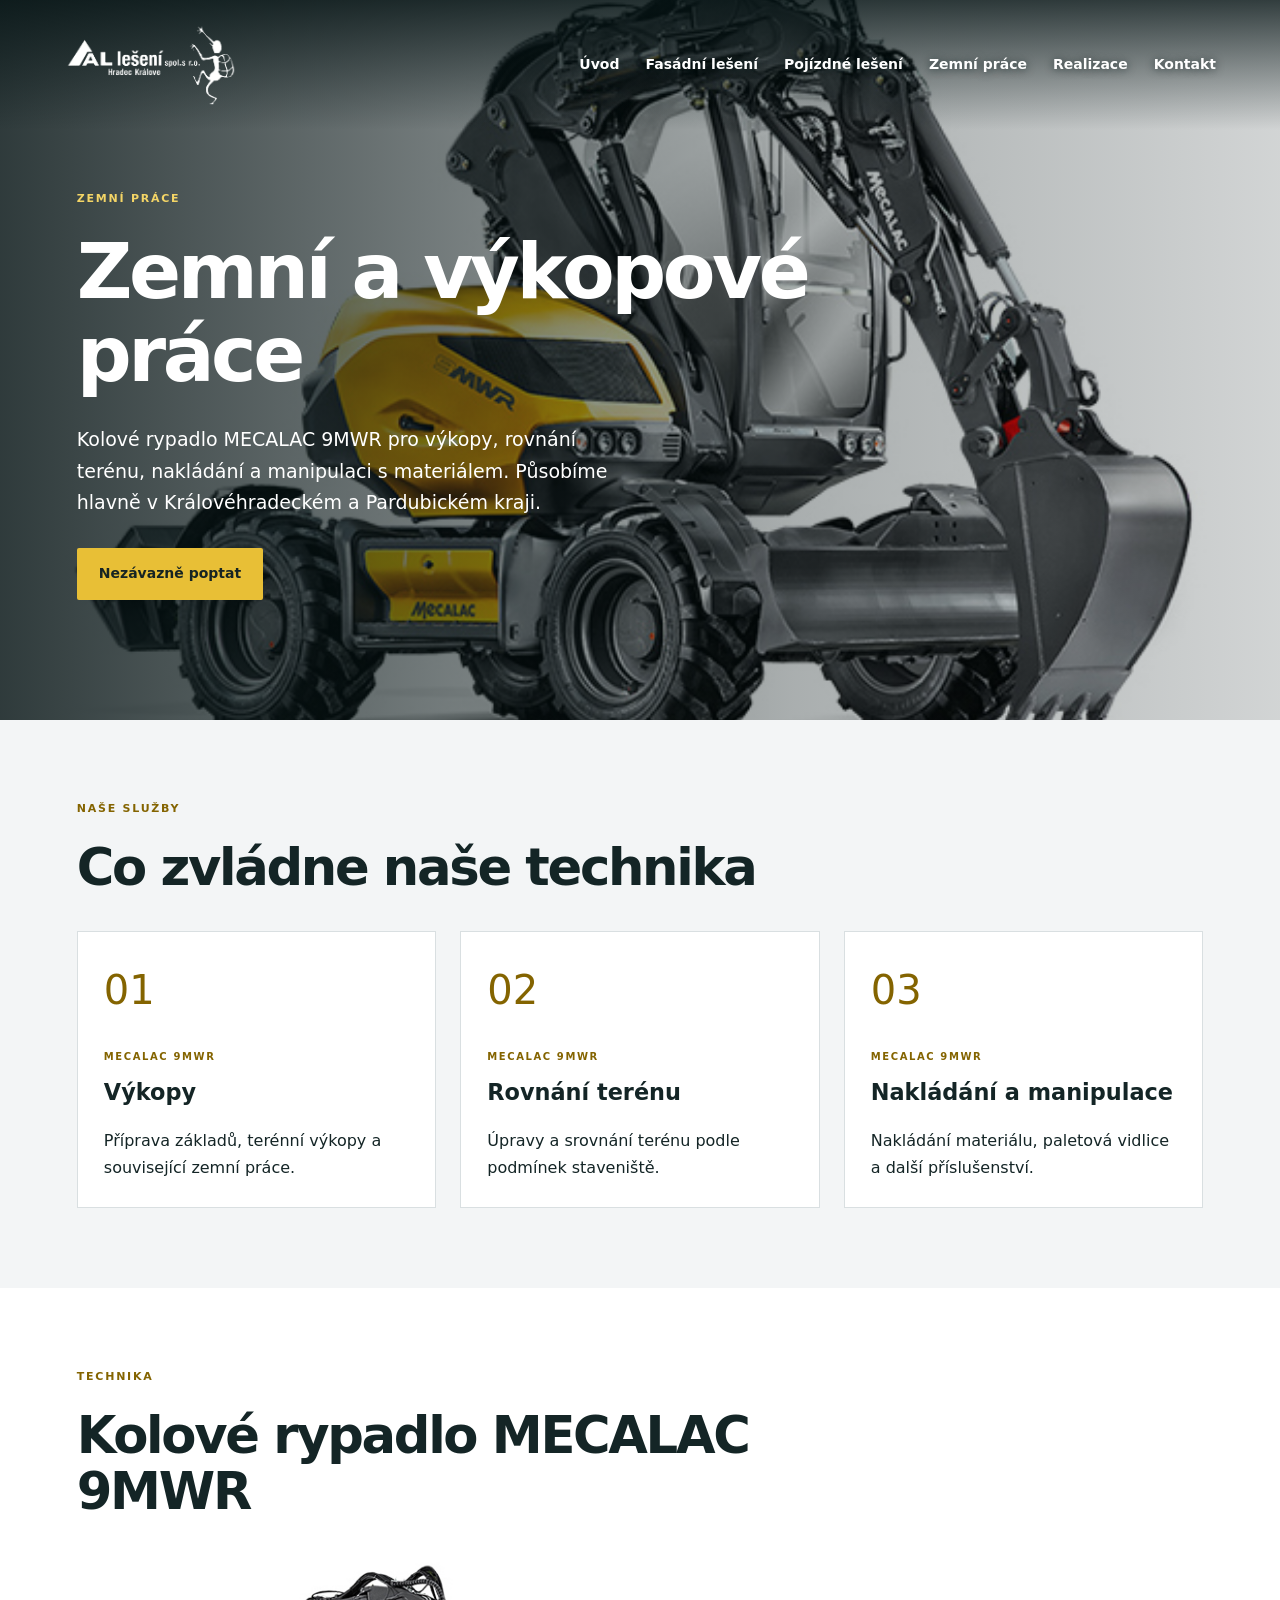
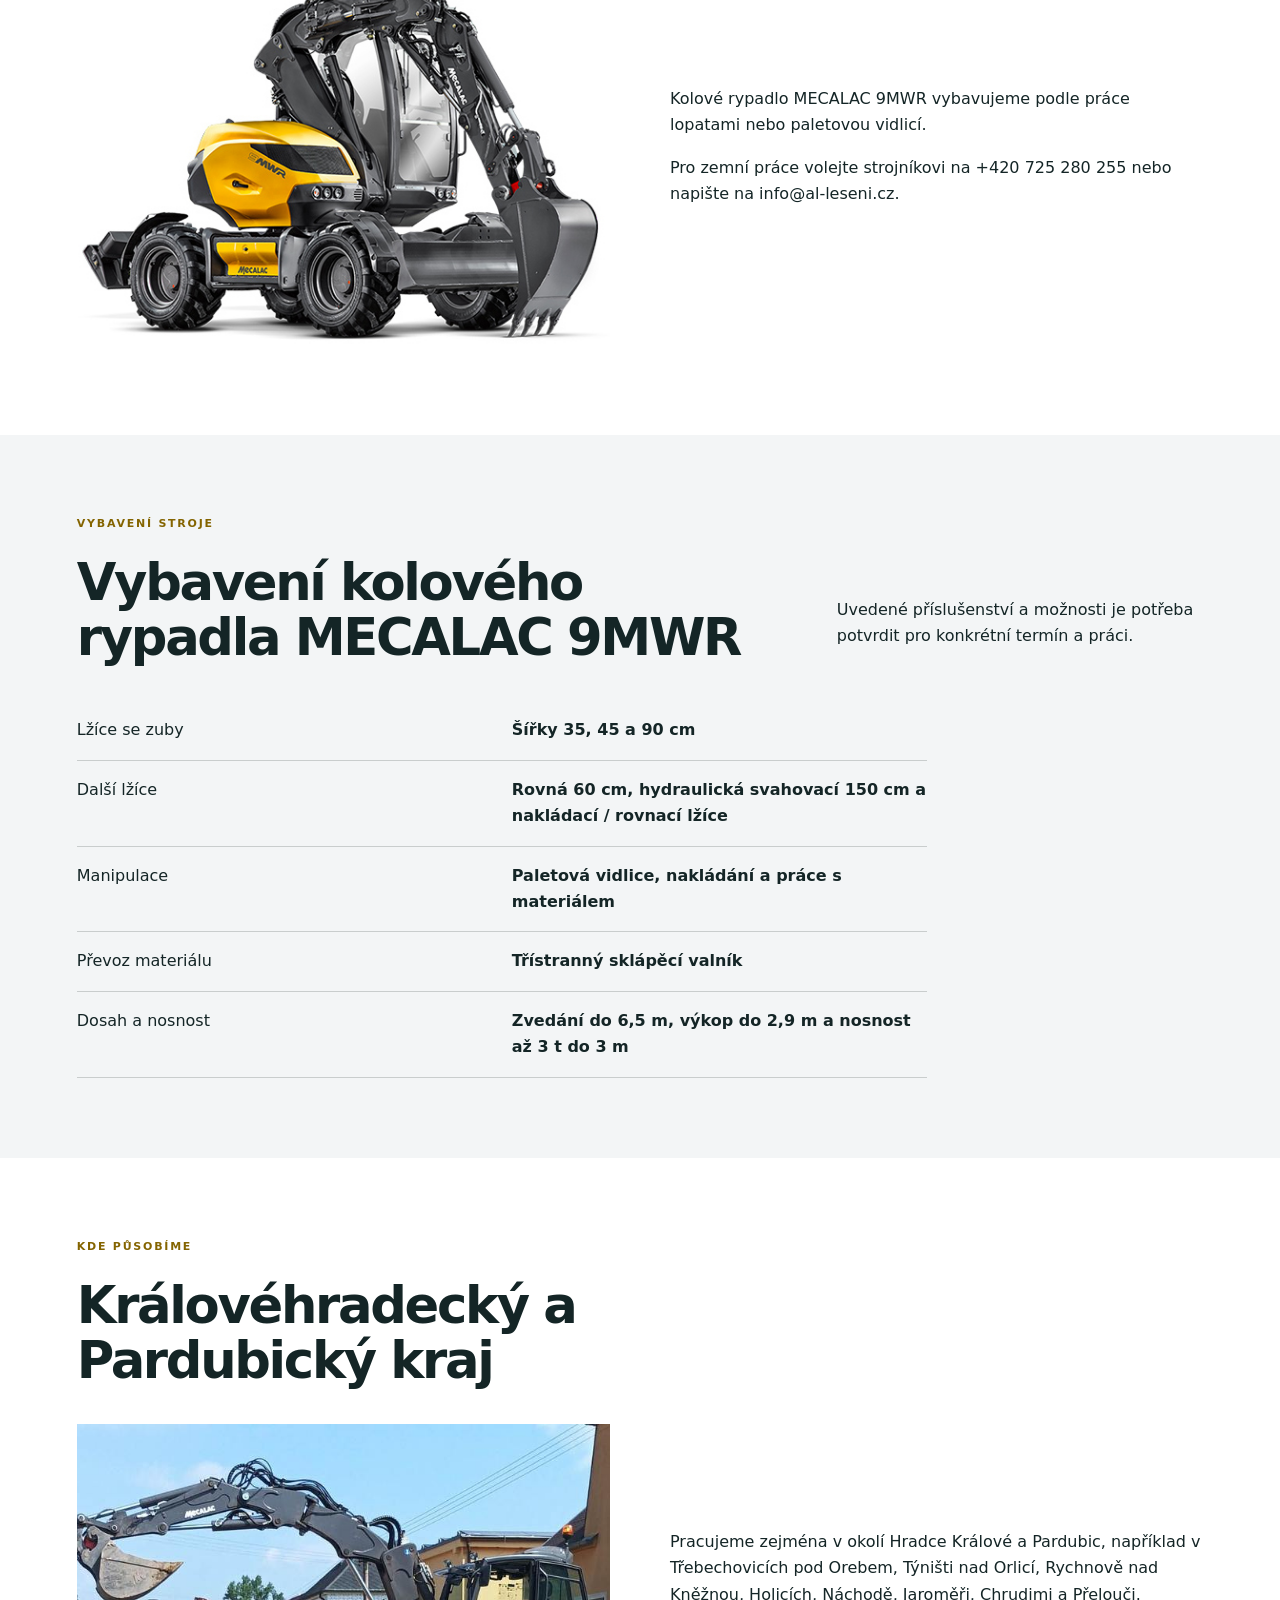
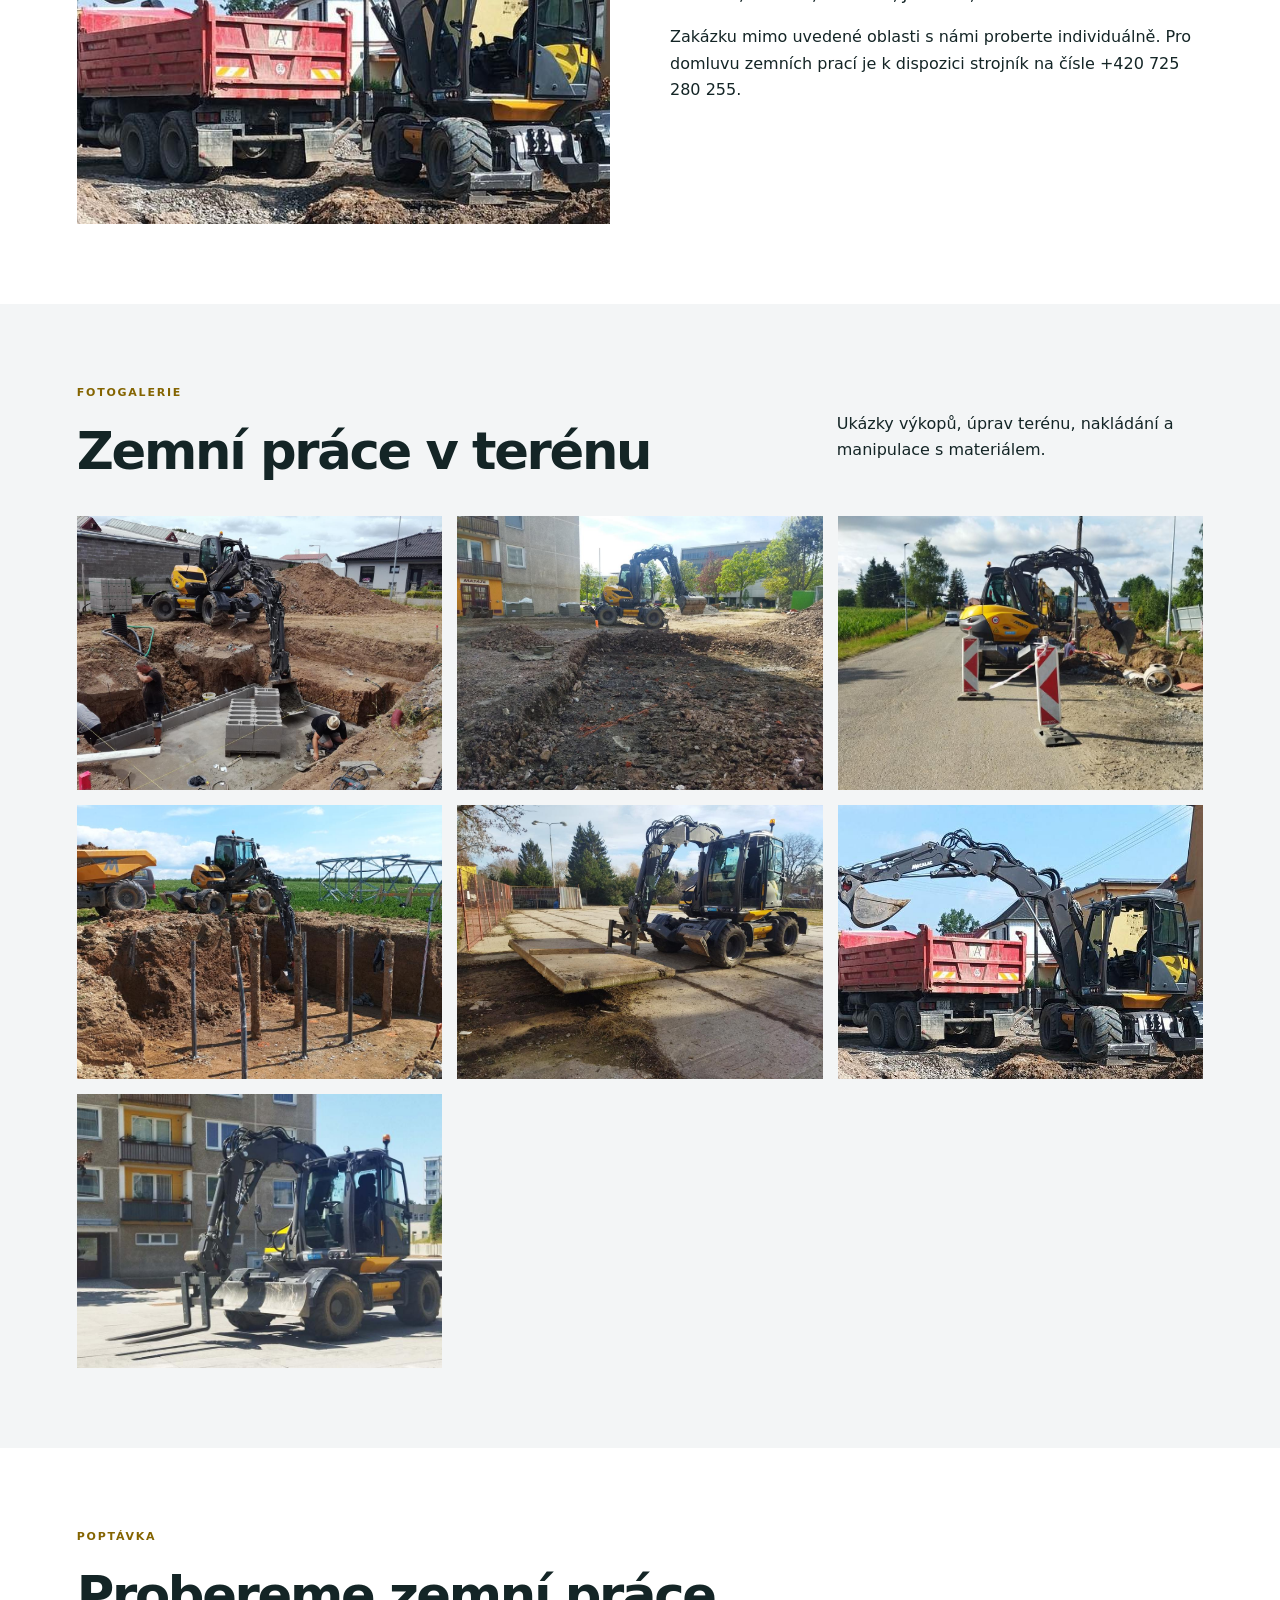
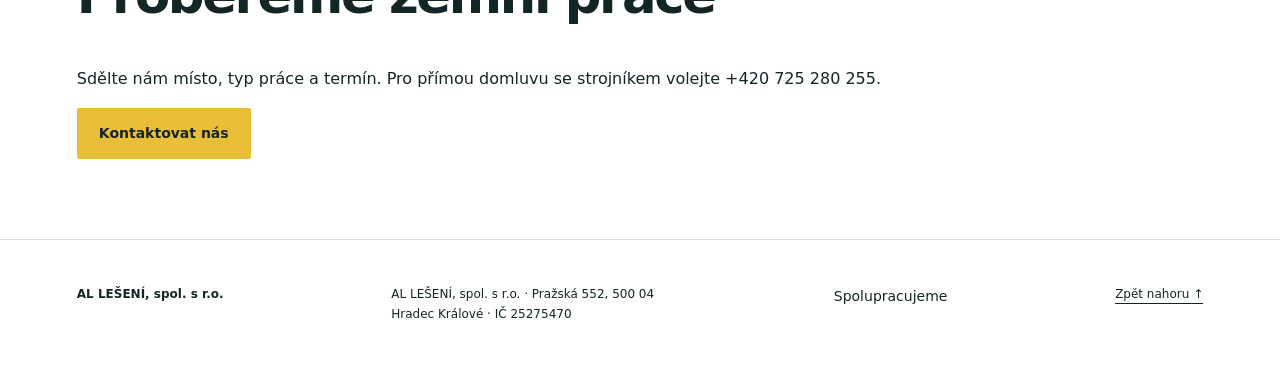
<file: zemni-prace/index.html>
<!doctype html><html lang="cs" id="top"><head><meta charset="utf-8"><meta name="viewport" content="width=device-width, initial-scale=1"><title>Zemní práce | AL LEŠENÍ, spol. s r.o.</title><meta name="description" content="Zemní a výkopové práce AL LEŠENÍ."><meta name="theme-color" content="#e8bf36"><meta name="robots" content="noindex,nofollow"><link rel="canonical" href="https://al-leseni.seb-dev.cloud/zemni-prace/"><meta property="og:title" content="Zemní práce"><meta property="og:description" content="Zemní a výkopové práce AL LEŠENÍ."><meta property="og:type" content="website"><meta property="og:url" content="https://al-leseni.seb-dev.cloud/zemni-prace/"><link rel="stylesheet" href="../assets/site.css?v=20261116-cards"><style>:root{--accent:#e8bf36;--ink:#142526;--paper:#ffffff;--display:system-ui,sans-serif}</style><script type="module" src="../assets/site.js?v=20261030-clean"></script></head><body><a class="skip" href="#main">Přejít na obsah</a><header class="header"><a class="brand" href="../"><img src="../assets/al/logo.png" alt="AL LEŠENÍ, spol. s r.o."></a><button type="button" class="menu-toggle" aria-expanded="false" aria-controls="navigation" hidden>Menu</button><nav id="navigation" aria-label="Hlavní navigace"><a class="nav-link" href="../">Úvod</a><a class="nav-link" href="../fasadni-leseni/">Fasádní lešení</a><a class="nav-link" href="../pojizdne-leseni/">Pojízdné lešení</a><a class="nav-link" href="./">Zemní práce</a><a class="nav-link" href="../realizace/">Realizace</a><a class="nav-link" href="../kontakt/">Kontakt</a></nav></header><main id="main"><section id="uvod" class="hero hero--split" data-module="hero"><div class="hero-copy"><p class="eyebrow">ZEMNÍ PRÁCE</p><h1>Zemní a výkopové práce</h1><p class="lead">Kolové rypadlo MECALAC 9MWR pro výkopy, rovnání terénu, nakládání a manipulaci s materiálem. Působíme hlavně v Královéhradeckém a Pardubickém kraji.</p><div class="actions"><a class="button" href="../kontakt/">Nezávazně poptat</a></div></div><div class="hero-media"><img src="../assets/al/zemni.jpg" alt="Kolové rypadlo MECALAC 9MWR" fetchpriority="high" decoding="async" width="1200" height="800"></div></section><section id="sluzby" class="section collection" data-module="cards"><div class="section-heading"><div><p class="eyebrow">NAŠE SLUŽBY</p><h2>Co zvládne naše technika</h2></div></div><div class="cards"><article class="card" data-card data-category="MECALAC 9MWR" data-search="Výkopy Příprava základů, terénní výkopy a související zemní práce. MECALAC 9MWR"><span class="card-number">01</span><div class="card-copy"><p class="eyebrow">MECALAC 9MWR</p><h3>Výkopy</h3><p>Příprava základů, terénní výkopy a související zemní práce.</p></div></article><article class="card" data-card data-category="MECALAC 9MWR" data-search="Rovnání terénu Úpravy a srovnání terénu podle podmínek staveniště. MECALAC 9MWR"><span class="card-number">02</span><div class="card-copy"><p class="eyebrow">MECALAC 9MWR</p><h3>Rovnání terénu</h3><p>Úpravy a srovnání terénu podle podmínek staveniště.</p></div></article><article class="card" data-card data-category="MECALAC 9MWR" data-search="Nakládání a manipulace Nakládání materiálu, paletová vidlice a další příslušenství. MECALAC 9MWR"><span class="card-number">03</span><div class="card-copy"><p class="eyebrow">MECALAC 9MWR</p><h3>Nakládání a manipulace</h3><p>Nakládání materiálu, paletová vidlice a další příslušenství.</p></div></article></div></section><section id="technika" class="section " data-module="split"><div class="section-heading"><div><p class="eyebrow">TECHNIKA</p><h2>Kolové rypadlo MECALAC 9MWR</h2></div></div><div class="split"><img src="../assets/al/zemni.jpg" alt="Kolové rypadlo MECALAC" loading="lazy" decoding="async" width="1200" height="800"><div><p>Kolové rypadlo MECALAC 9MWR vybavujeme podle práce lopatami nebo paletovou vidlicí.</p><p>Pro zemní práce volejte strojníkovi na +420 725 280 255 nebo napište na info@al-leseni.cz.</p></div></div></section><section id="vybaveni" class="section " data-module="specs"><div class="section-heading"><div><p class="eyebrow">VYBAVENÍ STROJE</p><h2>Vybavení kolového rypadla MECALAC 9MWR</h2></div><p>Uvedené příslušenství a možnosti je potřeba potvrdit pro konkrétní termín a práci.</p></div><dl class="specs"><div><dt>Lžíce se zuby</dt><dd>Šířky 35, 45 a 90 cm</dd></div><div><dt>Další lžíce</dt><dd>Rovná 60 cm, hydraulická svahovací 150 cm a nakládací / rovnací lžíce</dd></div><div><dt>Manipulace</dt><dd>Paletová vidlice, nakládání a práce s materiálem</dd></div><div><dt>Převoz materiálu</dt><dd>Třístranný sklápěcí valník</dd></div><div><dt>Dosah a nosnost</dt><dd>Zvedání do 6,5 m, výkop do 2,9 m a nosnost až 3 t do 3 m</dd></div></dl></section><section id="pusobnost" class="section " data-module="split"><div class="section-heading"><div><p class="eyebrow">KDE PŮSOBÍME</p><h2>Královéhradecký a Pardubický kraj</h2></div></div><div class="split"><img src="../assets/al/zemni-nakladani-kontejner.jpg" alt="Kolové rypadlo nakládá zeminu na sklápěcí vůz" loading="lazy" decoding="async" width="1200" height="800"><div><p>Pracujeme zejména v okolí Hradce Králové a Pardubic, například v Třebechovicích pod Orebem, Týništi nad Orlicí, Rychnově nad Kněžnou, Holicích, Náchodě, Jaroměři, Chrudimi a Přelouči.</p><p>Zakázku mimo uvedené oblasti s námi proberte individuálně. Pro domluvu zemních prací je k dispozici strojník na čísle +420 725 280 255.</p></div></div></section><section id="fotogalerie" class="section " data-module="gallery"><div class="section-heading"><div><p class="eyebrow">FOTOGALERIE</p><h2>Zemní práce v terénu</h2></div><p>Ukázky výkopů, úprav terénu, nakládání a manipulace s materiálem.</p></div><div class="gallery" data-gallery><a href="../assets/al/zemni-vykop-stavba.jpg" data-photo><img src="../assets/al/zemni-vykop-stavba.jpg" alt="Výkop u rozestavěného objektu kolovým rypadlem" loading="lazy" decoding="async" width="1200" height="800"></a><a href="../assets/al/zemni-uprava-terenu.jpg" data-photo><img src="../assets/al/zemni-uprava-terenu.jpg" alt="Kolové rypadlo upravuje terén u budovy" loading="lazy" decoding="async" width="1200" height="800"></a><a href="../assets/al/zemni-vykop-komunikace.jpg" data-photo><img src="../assets/al/zemni-vykop-komunikace.jpg" alt="Kolové rypadlo při výkopu u komunikace" loading="lazy" decoding="async" width="1200" height="800"></a><a href="../assets/al/zemni-vykop-zaklady.jpg" data-photo><img src="../assets/al/zemni-vykop-zaklady.jpg" alt="Výkopové práce u základů stavby" loading="lazy" decoding="async" width="1200" height="800"></a><a href="../assets/al/zemni-manipulace-panely.jpg" data-photo><img src="../assets/al/zemni-manipulace-panely.jpg" alt="Kolové rypadlo manipuluje s panely" loading="lazy" decoding="async" width="1200" height="800"></a><a href="../assets/al/zemni-nakladani-kontejner.jpg" data-photo><img src="../assets/al/zemni-nakladani-kontejner.jpg" alt="Nakládání zeminy na sklápěcí vůz" loading="lazy" decoding="async" width="1200" height="800"></a><a href="../assets/al/zemni-paletova-vidlice.jpg" data-photo><img src="../assets/al/zemni-paletova-vidlice.jpg" alt="Kolové rypadlo s paletovou vidlicí" loading="lazy" decoding="async" width="1200" height="800"></a><dialog aria-label="Zemní práce v terénu"><div class="dialog-tools"><button type="button" data-close>Zavřít ×</button><button type="button" data-prev aria-label="Předchozí fotografie">←</button><button type="button" data-next aria-label="Další fotografie">→</button><span data-position role="status"></span></div><img data-large alt=""></dialog></div></section><section class="cta section" id="poptavka" data-module="cta"><p class="eyebrow">POPTÁVKA</p><h2>Probereme zemní práce</h2><p>Sdělte nám místo, typ práce a termín. Pro přímou domluvu se strojníkem volejte +420 725 280 255.</p><a class="button" href="../kontakt/">Kontaktovat nás</a></section></main><footer class="footer"><strong>AL LEŠENÍ, spol. s r.o.</strong><p>AL LEŠENÍ, spol. s r.o. · Pražská 552, 500 04 Hradec Králové · IČ 25275470</p><div><a class="nav-link" href="../spolupracujeme/">Spolupracujeme</a></div><a href="#top">Zpět nahoru ↑</a></footer></body></html>
</file>
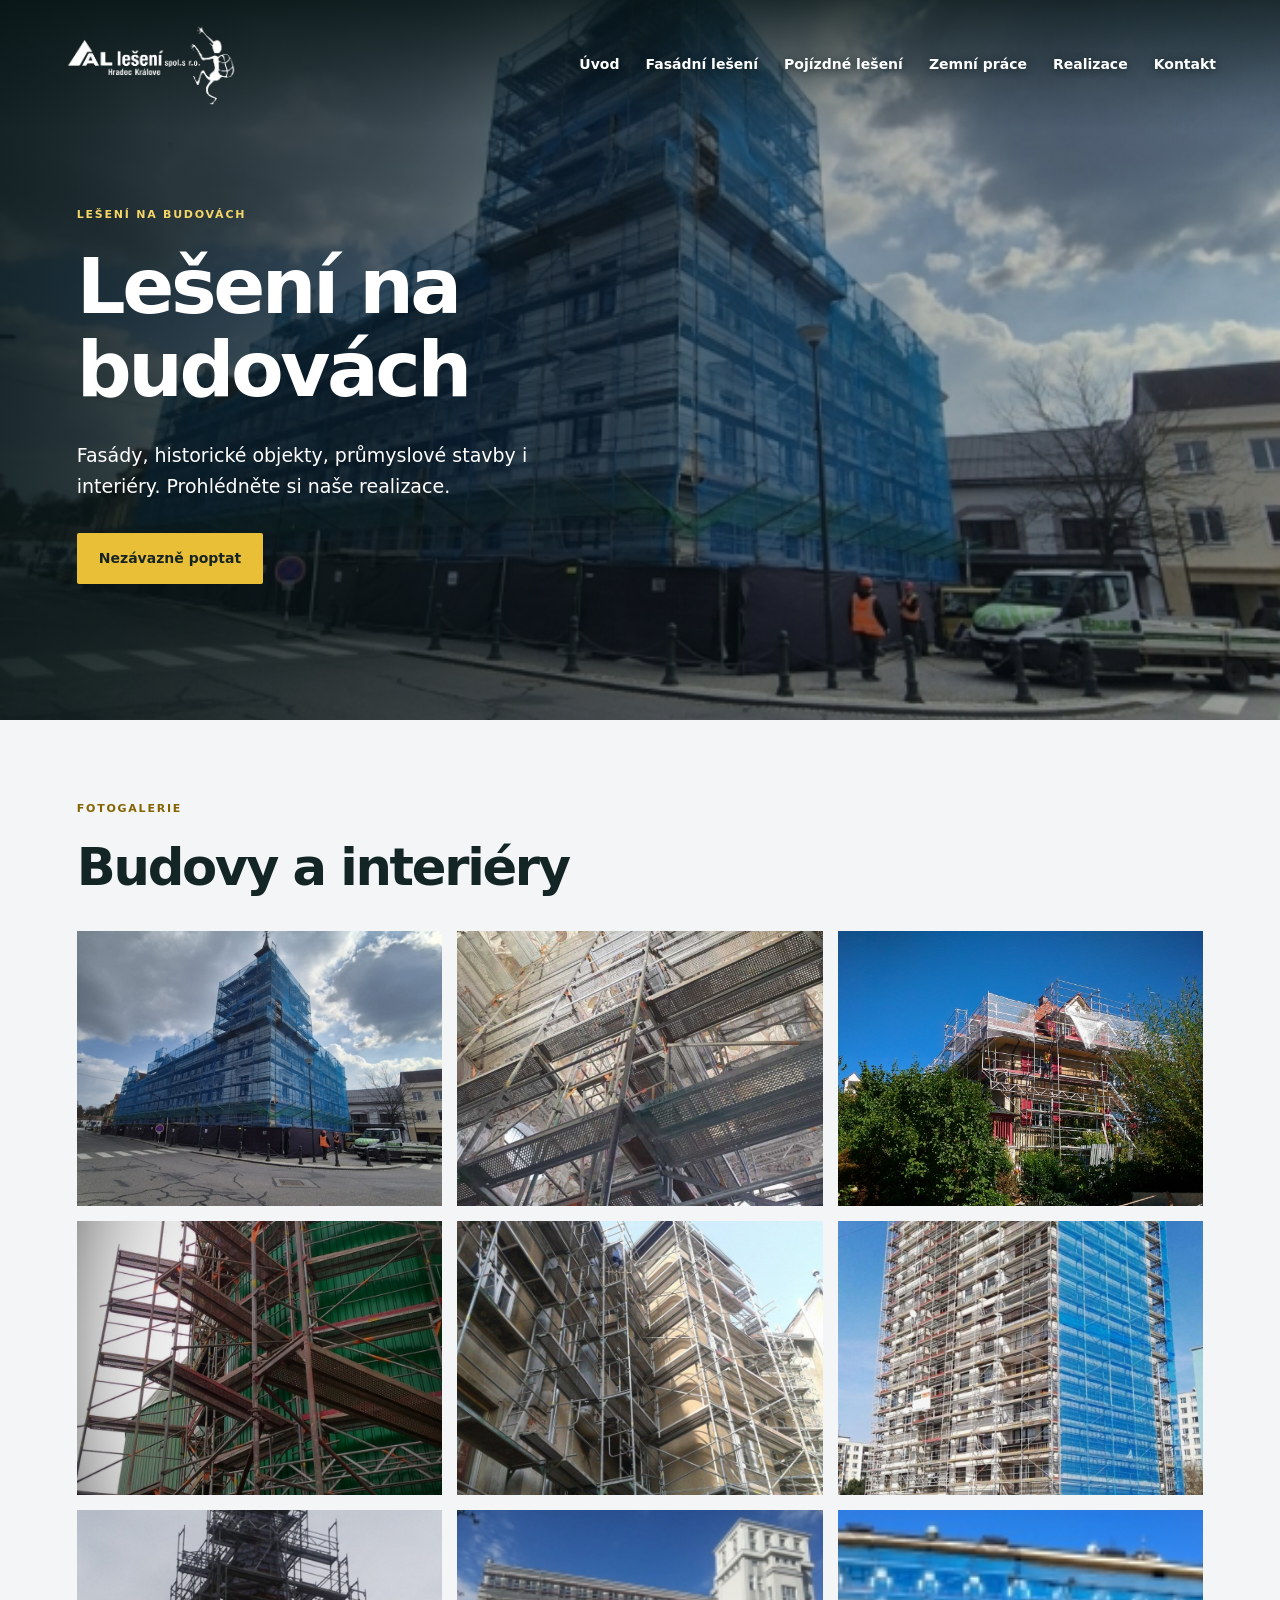
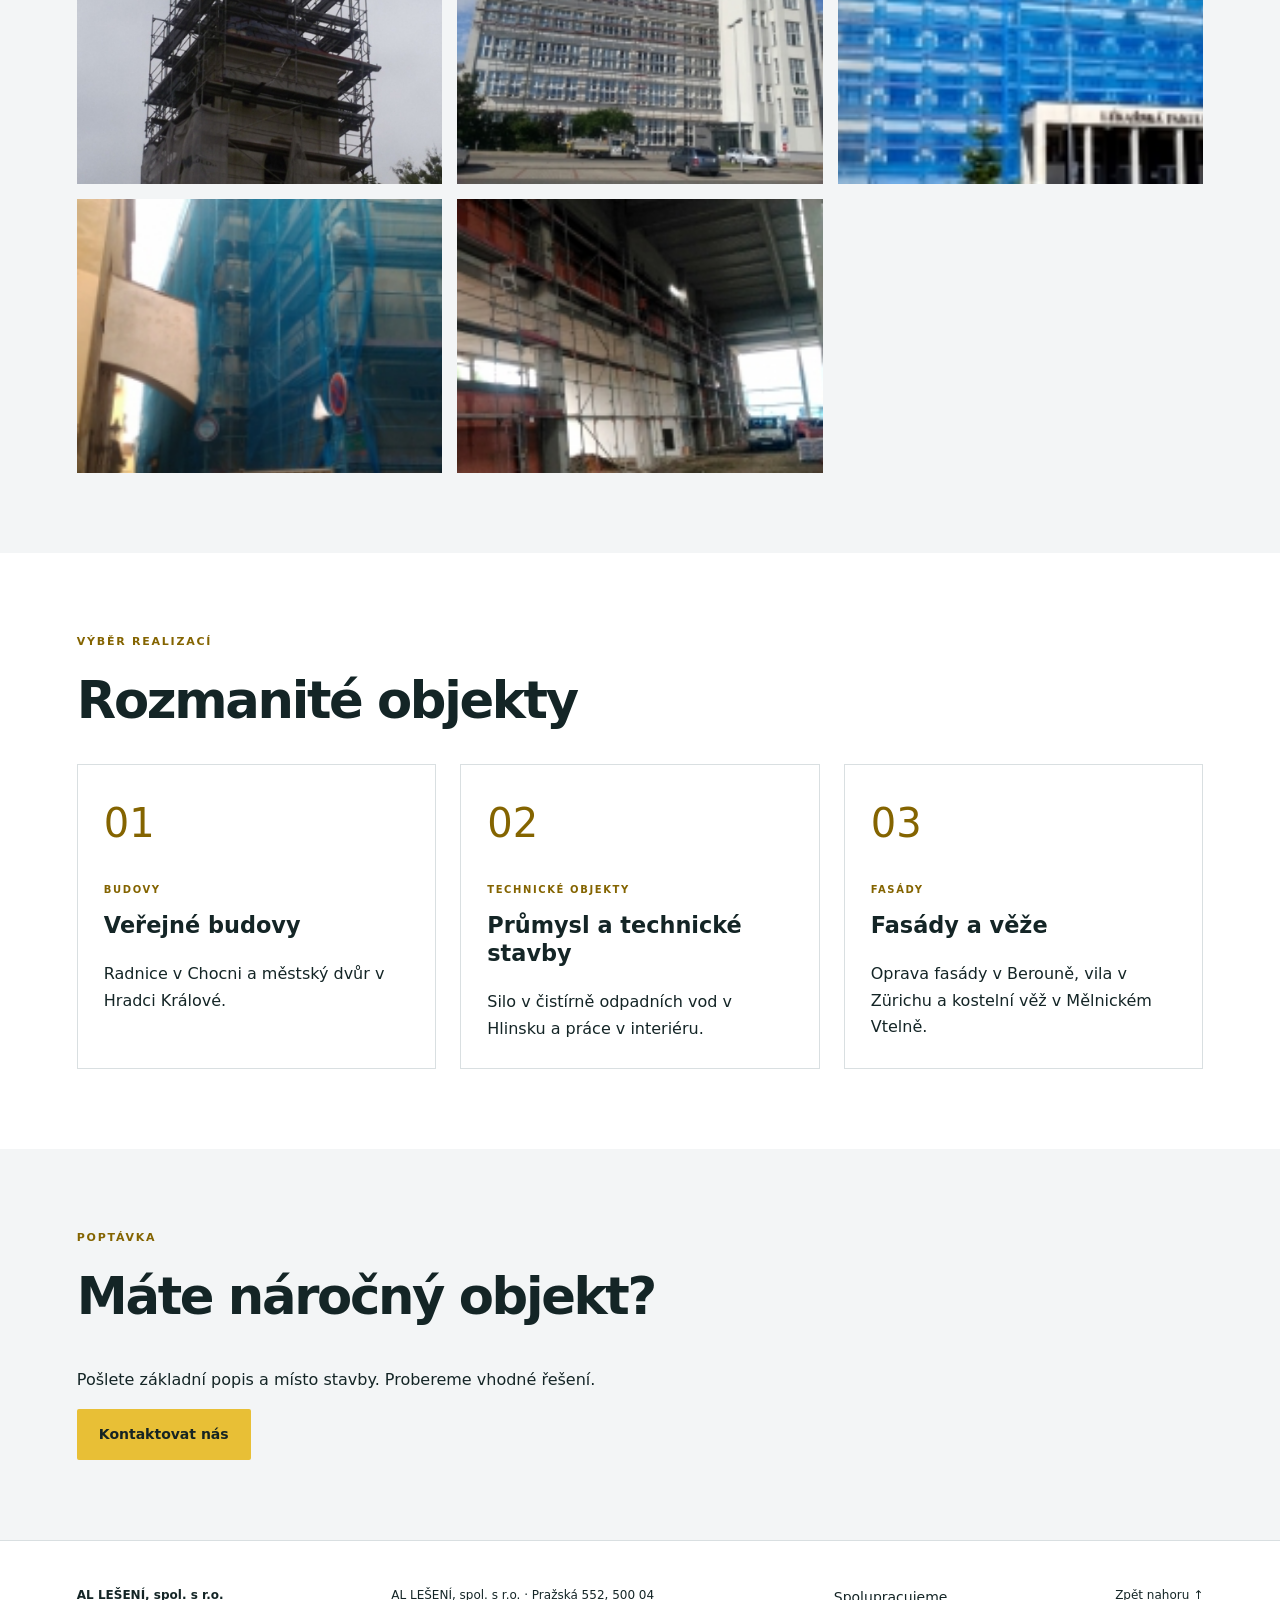
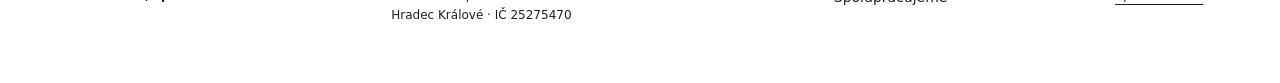
<file: realizace/budovy/index.html>
<!doctype html><html lang="cs" id="top"><head><meta charset="utf-8"><meta name="viewport" content="width=device-width, initial-scale=1"><title>Lešení na budovách | AL LEŠENÍ, spol. s r.o.</title><meta name="description" content="Realizace lešení na budovách AL LEŠENÍ a fotogalerie."><meta name="theme-color" content="#e8bf36"><meta name="robots" content="noindex,nofollow"><link rel="canonical" href="https://al-leseni.seb-dev.cloud/realizace/budovy/"><meta property="og:title" content="Lešení na budovách"><meta property="og:description" content="Realizace lešení na budovách AL LEŠENÍ a fotogalerie."><meta property="og:type" content="website"><meta property="og:url" content="https://al-leseni.seb-dev.cloud/realizace/budovy/"><link rel="stylesheet" href="../../assets/site.css?v=20261116-cards"><style>:root{--accent:#e8bf36;--ink:#142526;--paper:#ffffff;--display:system-ui,sans-serif}</style><script type="module" src="../../assets/site.js?v=20261030-clean"></script></head><body><a class="skip" href="#main">Přejít na obsah</a><header class="header"><a class="brand" href="../../"><img src="../../assets/al/logo.png" alt="AL LEŠENÍ, spol. s r.o."></a><button type="button" class="menu-toggle" aria-expanded="false" aria-controls="navigation" hidden>Menu</button><nav id="navigation" aria-label="Hlavní navigace"><a class="nav-link" href="../../">Úvod</a><a class="nav-link" href="../../fasadni-leseni/">Fasádní lešení</a><a class="nav-link" href="../../pojizdne-leseni/">Pojízdné lešení</a><a class="nav-link" href="../../zemni-prace/">Zemní práce</a><a class="nav-link" href="../">Realizace</a><a class="nav-link" href="../../kontakt/">Kontakt</a></nav></header><main id="main"><section id="uvod" class="hero hero--split" data-module="hero"><div class="hero-copy"><p class="eyebrow">LEŠENÍ NA BUDOVÁCH</p><h1>Lešení na budovách</h1><p class="lead">Fasády, historické objekty, průmyslové stavby i interiéry. Prohlédněte si naše realizace.</p><div class="actions"><a class="button" href="../../kontakt/">Nezávazně poptat</a></div></div><div class="hero-media"><img src="../../assets/al/budova-chocen.jpeg" alt="Lešení u radnice v Chocni" fetchpriority="high" decoding="async" width="1200" height="800"></div></section><section id="fotogalerie" class="section " data-module="gallery"><div class="section-heading"><div><p class="eyebrow">FOTOGALERIE</p><h2>Budovy a interiéry</h2></div></div><div class="gallery" data-gallery><a href="../../assets/al/budova-chocen.jpeg" data-photo><img src="../../assets/al/budova-chocen.jpeg" alt="Lešení u radnice v Chocni" loading="lazy" decoding="async" width="1200" height="800"></a><a href="../../assets/al/budova-interier.jpg" data-photo><img src="../../assets/al/budova-interier.jpg" alt="Lešení v interiéru" loading="lazy" decoding="async" width="1200" height="800"></a><a href="../../assets/al/budova-zurich.jpg" data-photo><img src="../../assets/al/budova-zurich.jpg" alt="Lešení na vile v Zürichu" loading="lazy" decoding="async" width="1200" height="800"></a><a href="../../assets/al/budova-hlinsko.jpg" data-photo><img src="../../assets/al/budova-hlinsko.jpg" alt="Lešení u sila v ČOV Hlinsko" loading="lazy" decoding="async" width="1200" height="800"></a><a href="../../assets/al/budova-hradec.jpg" data-photo><img src="../../assets/al/budova-hradec.jpg" alt="Lešení v městském dvoře v Hradci Králové" loading="lazy" decoding="async" width="1200" height="800"></a><a href="../../assets/al/budova-beroun.jpeg" data-photo><img src="../../assets/al/budova-beroun.jpeg" alt="Lešení při opravě fasády v Berouně" loading="lazy" decoding="async" width="1200" height="800"></a><a href="../../assets/al/budova-melnik.jpg" data-photo><img src="../../assets/al/budova-melnik.jpg" alt="Lešení kostelní věže v Mělnickém Vtelně" loading="lazy" decoding="async" width="1200" height="800"></a><a href="../../assets/al/budova-skoda.jpg" data-photo><img src="../../assets/al/budova-skoda.jpg" alt="Lešení v areálu Škoda v Mladé Boleslavi" loading="lazy" decoding="async" width="1200" height="800"></a><a href="../../assets/al/budova-lekarska-fakulta.jpg" data-photo><img src="../../assets/al/budova-lekarska-fakulta.jpg" alt="Lékařská fakulta Univerzity Karlovy v Hradci Králové" loading="lazy" decoding="async" width="1200" height="800"></a><a href="../../assets/al/budova-praha.jpg" data-photo><img src="../../assets/al/budova-praha.jpg" alt="Lešení v Praze na Malé Straně" loading="lazy" decoding="async" width="1200" height="800"></a><a href="../../assets/al/budova-jicin.jpg" data-photo><img src="../../assets/al/budova-jicin.jpg" alt="Lešení v tovární hale v Jičíně" loading="lazy" decoding="async" width="1200" height="800"></a><dialog aria-label="Budovy a interiéry"><div class="dialog-tools"><button type="button" data-close>Zavřít ×</button><button type="button" data-prev aria-label="Předchozí fotografie">←</button><button type="button" data-next aria-label="Další fotografie">→</button><span data-position role="status"></span></div><img data-large alt=""></dialog></div></section><section id="mista" class="section collection" data-module="cards"><div class="section-heading"><div><p class="eyebrow">VÝBĚR REALIZACÍ</p><h2>Rozmanité objekty</h2></div></div><div class="cards"><article class="card" data-card data-category="BUDOVY" data-search="Veřejné budovy Radnice v Chocni a městský dvůr v Hradci Králové. BUDOVY"><span class="card-number">01</span><div class="card-copy"><p class="eyebrow">BUDOVY</p><h3>Veřejné budovy</h3><p>Radnice v Chocni a městský dvůr v Hradci Králové.</p></div></article><article class="card" data-card data-category="TECHNICKÉ OBJEKTY" data-search="Průmysl a technické stavby Silo v čistírně odpadních vod v Hlinsku a práce v interiéru. TECHNICKÉ OBJEKTY"><span class="card-number">02</span><div class="card-copy"><p class="eyebrow">TECHNICKÉ OBJEKTY</p><h3>Průmysl a technické stavby</h3><p>Silo v čistírně odpadních vod v Hlinsku a práce v interiéru.</p></div></article><article class="card" data-card data-category="FASÁDY" data-search="Fasády a věže Oprava fasády v Berouně, vila v Zürichu a kostelní věž v Mělnickém Vtelně. FASÁDY"><span class="card-number">03</span><div class="card-copy"><p class="eyebrow">FASÁDY</p><h3>Fasády a věže</h3><p>Oprava fasády v Berouně, vila v Zürichu a kostelní věž v Mělnickém Vtelně.</p></div></article></div></section><section class="cta section" id="poptavka" data-module="cta"><p class="eyebrow">POPTÁVKA</p><h2>Máte náročný objekt?</h2><p>Pošlete základní popis a místo stavby. Probereme vhodné řešení.</p><a class="button" href="../../kontakt/">Kontaktovat nás</a></section></main><footer class="footer"><strong>AL LEŠENÍ, spol. s r.o.</strong><p>AL LEŠENÍ, spol. s r.o. · Pražská 552, 500 04 Hradec Králové · IČ 25275470</p><div><a class="nav-link" href="../../spolupracujeme/">Spolupracujeme</a></div><a href="#top">Zpět nahoru ↑</a></footer></body></html>
</file>
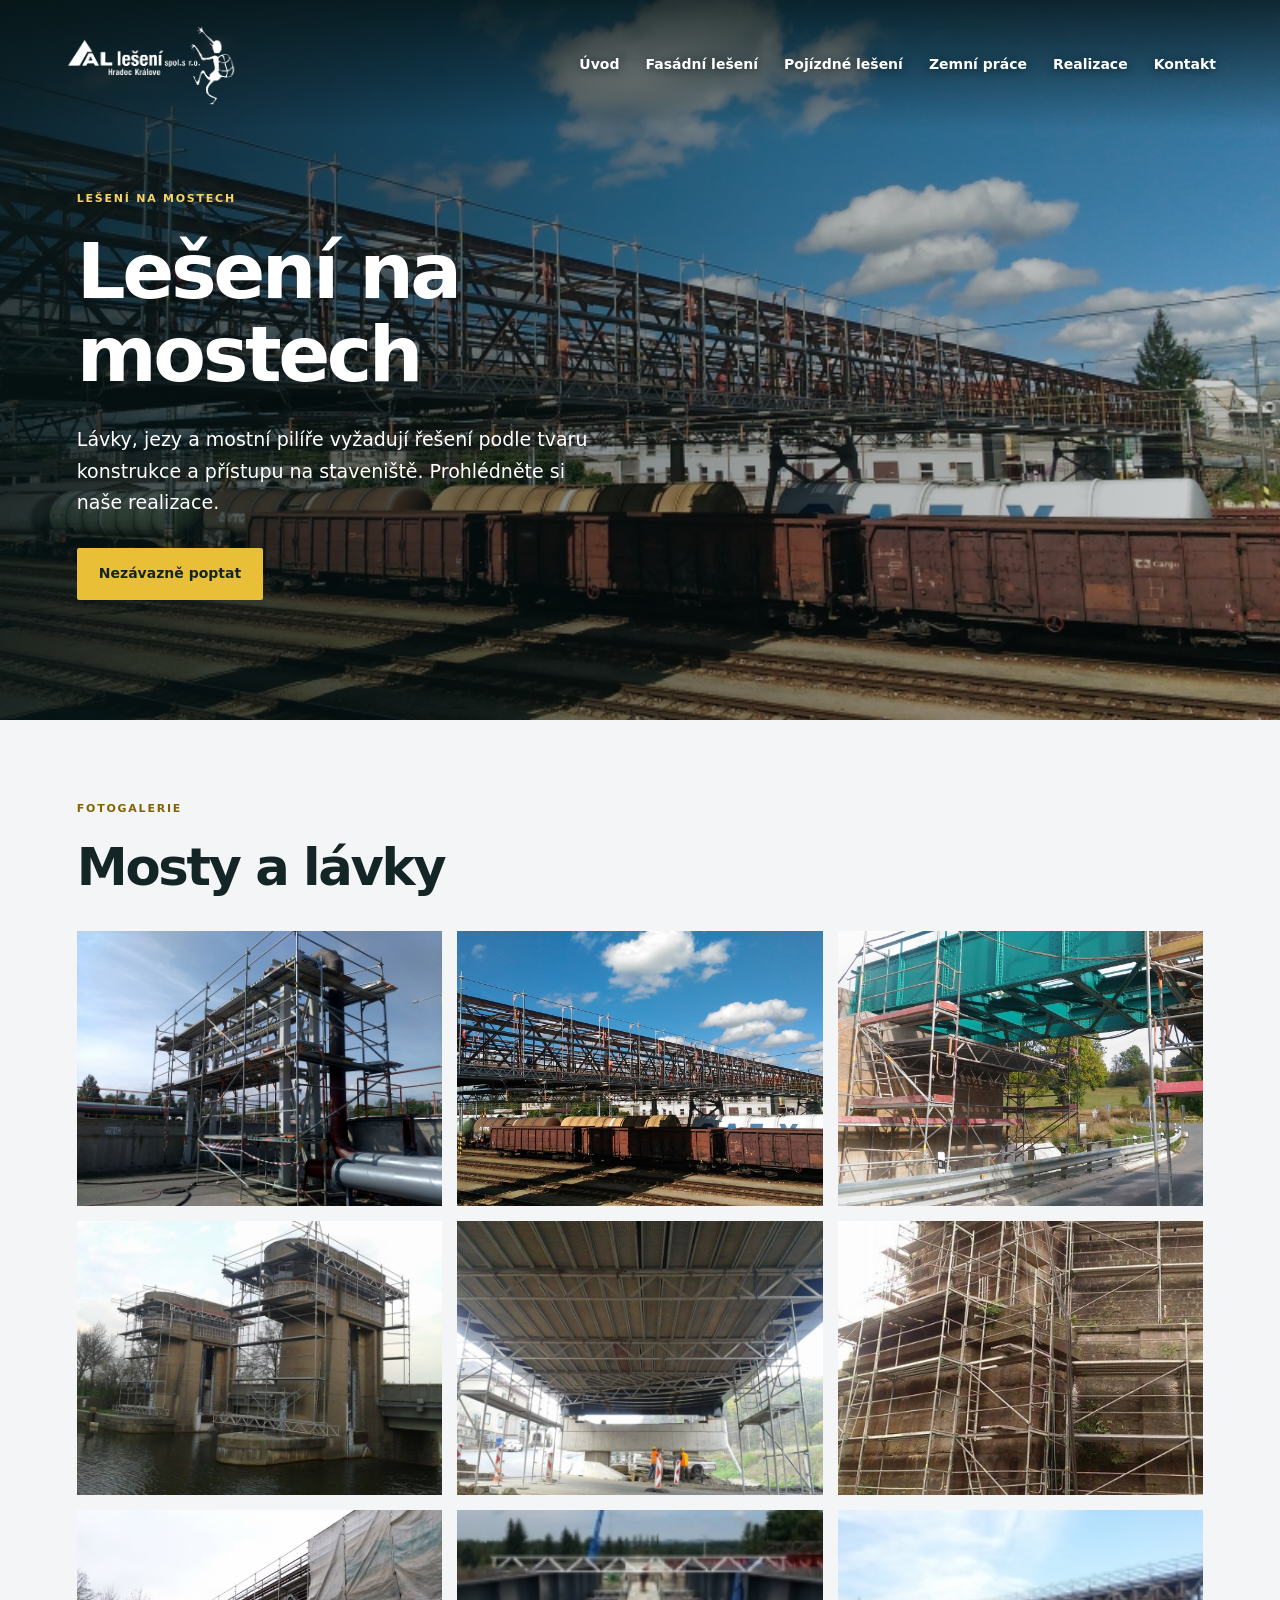
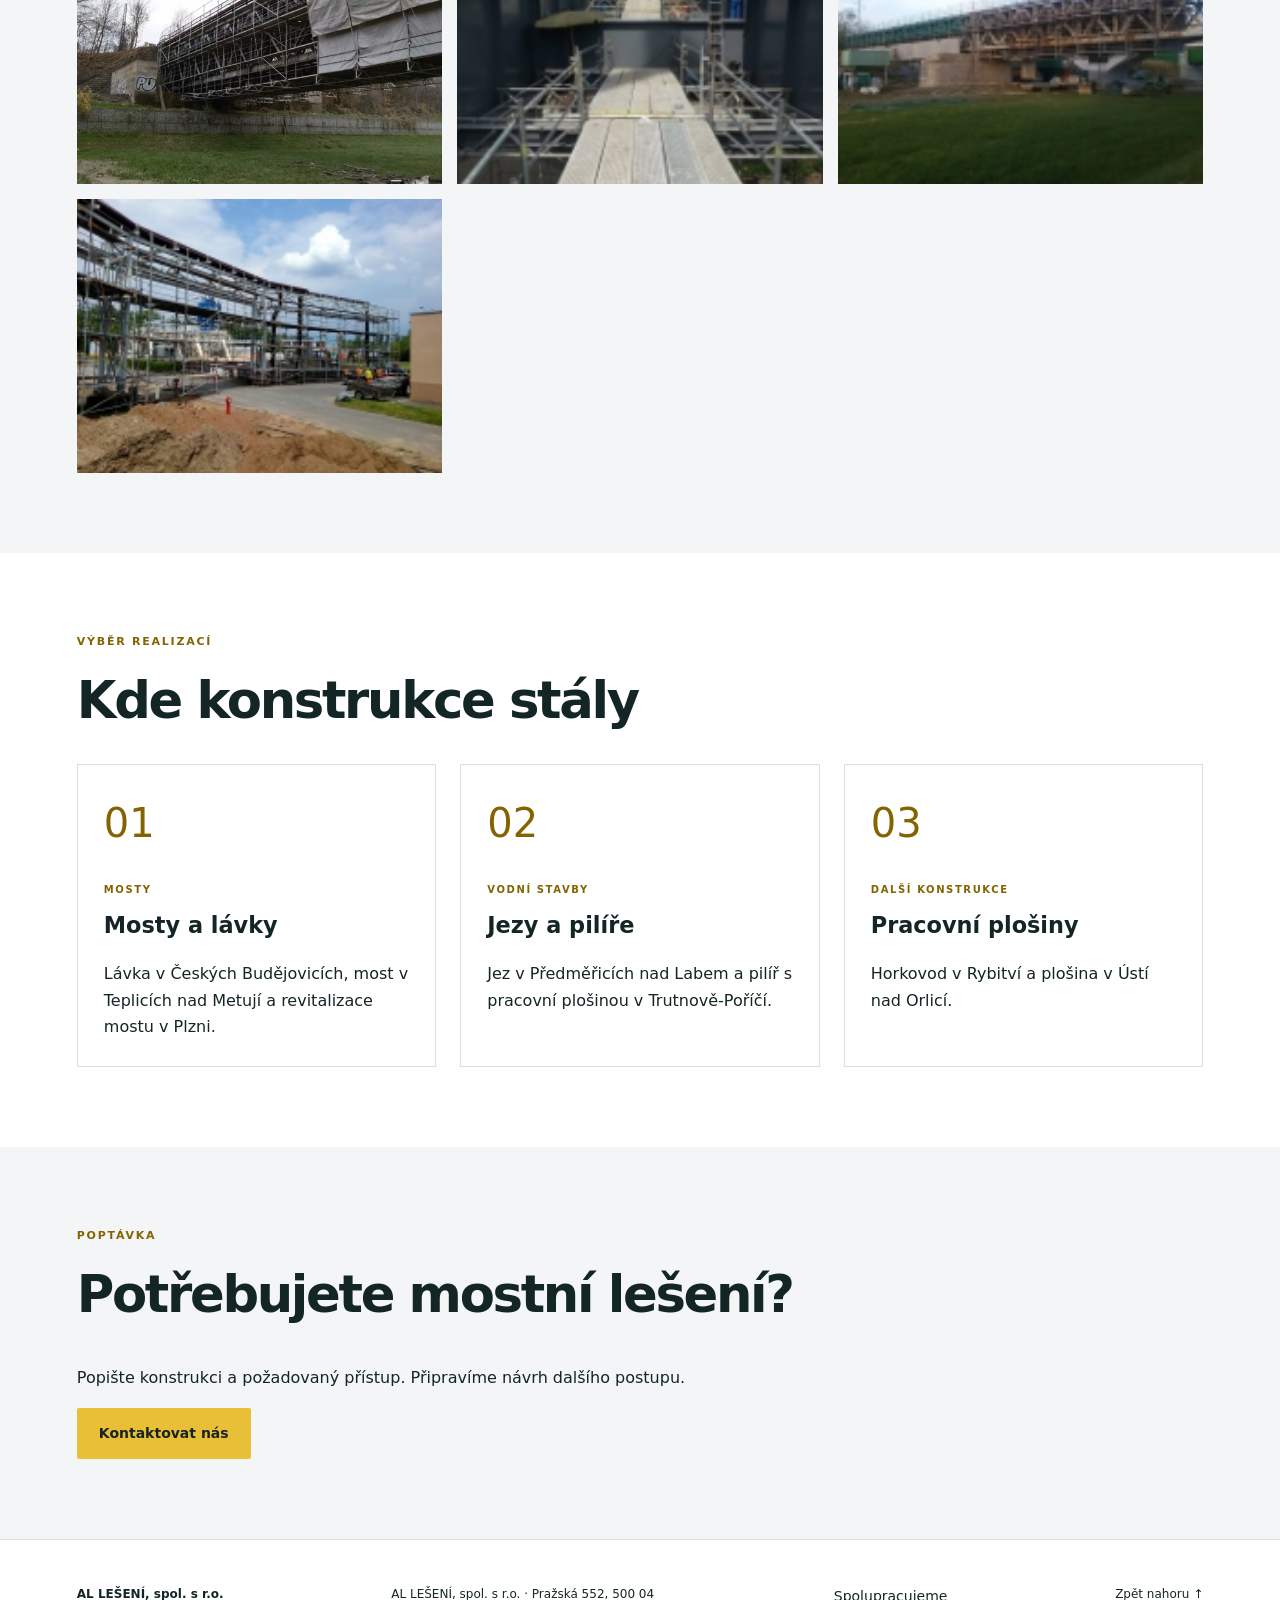
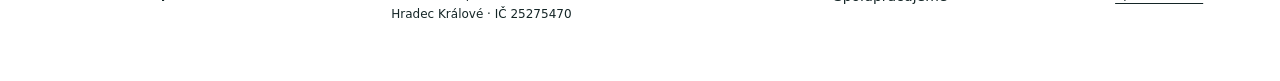
<file: realizace/mosty/index.html>
<!doctype html><html lang="cs" id="top"><head><meta charset="utf-8"><meta name="viewport" content="width=device-width, initial-scale=1"><title>Lešení na mostech | AL LEŠENÍ, spol. s r.o.</title><meta name="description" content="Mostní realizace lešení AL LEŠENÍ a fotogalerie."><meta name="theme-color" content="#e8bf36"><meta name="robots" content="noindex,nofollow"><link rel="canonical" href="https://al-leseni.seb-dev.cloud/realizace/mosty/"><meta property="og:title" content="Lešení na mostech"><meta property="og:description" content="Mostní realizace lešení AL LEŠENÍ a fotogalerie."><meta property="og:type" content="website"><meta property="og:url" content="https://al-leseni.seb-dev.cloud/realizace/mosty/"><link rel="stylesheet" href="../../assets/site.css?v=20261116-cards"><style>:root{--accent:#e8bf36;--ink:#142526;--paper:#ffffff;--display:system-ui,sans-serif}</style><script type="module" src="../../assets/site.js?v=20261030-clean"></script></head><body><a class="skip" href="#main">Přejít na obsah</a><header class="header"><a class="brand" href="../../"><img src="../../assets/al/logo.png" alt="AL LEŠENÍ, spol. s r.o."></a><button type="button" class="menu-toggle" aria-expanded="false" aria-controls="navigation" hidden>Menu</button><nav id="navigation" aria-label="Hlavní navigace"><a class="nav-link" href="../../">Úvod</a><a class="nav-link" href="../../fasadni-leseni/">Fasádní lešení</a><a class="nav-link" href="../../pojizdne-leseni/">Pojízdné lešení</a><a class="nav-link" href="../../zemni-prace/">Zemní práce</a><a class="nav-link" href="../">Realizace</a><a class="nav-link" href="../../kontakt/">Kontakt</a></nav></header><main id="main"><section id="uvod" class="hero hero--split" data-module="hero"><div class="hero-copy"><p class="eyebrow">LEŠENÍ NA MOSTECH</p><h1>Lešení na mostech</h1><p class="lead">Lávky, jezy a mostní pilíře vyžadují řešení podle tvaru konstrukce a přístupu na staveniště. Prohlédněte si naše realizace.</p><div class="actions"><a class="button" href="../../kontakt/">Nezávazně poptat</a></div></div><div class="hero-media"><img src="../../assets/al/most-lavka.jpg" alt="Lešení lávky v Českých Budějovicích" fetchpriority="high" decoding="async" width="1200" height="800"></div></section><section id="fotogalerie" class="section " data-module="gallery"><div class="section-heading"><div><p class="eyebrow">FOTOGALERIE</p><h2>Mosty a lávky</h2></div></div><div class="gallery" data-gallery><a href="../../assets/al/most-rybitvi.jpg" data-photo><img src="../../assets/al/most-rybitvi.jpg" alt="Lešení na horkovodu v Rybitví" loading="lazy" decoding="async" width="1200" height="800"></a><a href="../../assets/al/most-lavka.jpg" data-photo><img src="../../assets/al/most-lavka.jpg" alt="Lešení lávky v Českých Budějovicích" loading="lazy" decoding="async" width="1200" height="800"></a><a href="../../assets/al/most-teplice.jpg" data-photo><img src="../../assets/al/most-teplice.jpg" alt="Lešení mostu v Teplicích nad Metují" loading="lazy" decoding="async" width="1200" height="800"></a><a href="../../assets/al/most-jez.jpg" data-photo><img src="../../assets/al/most-jez.jpg" alt="Lešení jezu v Předměřicích nad Labem" loading="lazy" decoding="async" width="1200" height="800"></a><a href="../../assets/al/most-plo.jpg" data-photo><img src="../../assets/al/most-plo.jpg" alt="Plošina v Ústí nad Orlicí" loading="lazy" decoding="async" width="1200" height="800"></a><a href="../../assets/al/most-pilir.jpg" data-photo><img src="../../assets/al/most-pilir.jpg" alt="Lešení pilíře v Trutnově-Poříčí" loading="lazy" decoding="async" width="1200" height="800"></a><a href="../../assets/al/most-plzen.jpg" data-photo><img src="../../assets/al/most-plzen.jpg" alt="Lešení při revitalizaci mostu v Plzni" loading="lazy" decoding="async" width="1200" height="800"></a><a href="../../assets/al/most-sokolov.jpg" data-photo><img src="../../assets/al/most-sokolov.jpg" alt="Vnitřní plošiny na mostní konstrukci v Sokolově" loading="lazy" decoding="async" width="1200" height="800"></a><a href="../../assets/al/most-plzen-prestavba.jpg" data-photo><img src="../../assets/al/most-plzen-prestavba.jpg" alt="Lešení při přestavbě mostu v Plzni" loading="lazy" decoding="async" width="1200" height="800"></a><a href="../../assets/al/most-rybitvi-2.jpg" data-photo><img src="../../assets/al/most-rybitvi-2.jpg" alt="Horkovod v Rybitví – další pohled" loading="lazy" decoding="async" width="1200" height="800"></a><dialog aria-label="Mosty a lávky"><div class="dialog-tools"><button type="button" data-close>Zavřít ×</button><button type="button" data-prev aria-label="Předchozí fotografie">←</button><button type="button" data-next aria-label="Další fotografie">→</button><span data-position role="status"></span></div><img data-large alt=""></dialog></div></section><section id="mista" class="section collection" data-module="cards"><div class="section-heading"><div><p class="eyebrow">VÝBĚR REALIZACÍ</p><h2>Kde konstrukce stály</h2></div></div><div class="cards"><article class="card" data-card data-category="MOSTY" data-search="Mosty a lávky Lávka v Českých Budějovicích, most v Teplicích nad Metují a revitalizace mostu v Plzni. MOSTY"><span class="card-number">01</span><div class="card-copy"><p class="eyebrow">MOSTY</p><h3>Mosty a lávky</h3><p>Lávka v Českých Budějovicích, most v Teplicích nad Metují a revitalizace mostu v Plzni.</p></div></article><article class="card" data-card data-category="VODNÍ STAVBY" data-search="Jezy a pilíře Jez v Předměřicích nad Labem a pilíř s pracovní plošinou v Trutnově-Poříčí. VODNÍ STAVBY"><span class="card-number">02</span><div class="card-copy"><p class="eyebrow">VODNÍ STAVBY</p><h3>Jezy a pilíře</h3><p>Jez v Předměřicích nad Labem a pilíř s pracovní plošinou v Trutnově-Poříčí.</p></div></article><article class="card" data-card data-category="DALŠÍ KONSTRUKCE" data-search="Pracovní plošiny Horkovod v Rybitví a plošina v Ústí nad Orlicí. DALŠÍ KONSTRUKCE"><span class="card-number">03</span><div class="card-copy"><p class="eyebrow">DALŠÍ KONSTRUKCE</p><h3>Pracovní plošiny</h3><p>Horkovod v Rybitví a plošina v Ústí nad Orlicí.</p></div></article></div></section><section class="cta section" id="poptavka" data-module="cta"><p class="eyebrow">POPTÁVKA</p><h2>Potřebujete mostní lešení?</h2><p>Popište konstrukci a požadovaný přístup. Připravíme návrh dalšího postupu.</p><a class="button" href="../../kontakt/">Kontaktovat nás</a></section></main><footer class="footer"><strong>AL LEŠENÍ, spol. s r.o.</strong><p>AL LEŠENÍ, spol. s r.o. · Pražská 552, 500 04 Hradec Králové · IČ 25275470</p><div><a class="nav-link" href="../../spolupracujeme/">Spolupracujeme</a></div><a href="#top">Zpět nahoru ↑</a></footer></body></html>
</file>
<file: assets/site.css>
*{box-sizing:border-box}html{scroll-behavior:smooth;scroll-padding-top:110px}body{margin:0;background:var(--paper,#f6f4ee);color:var(--ink,#182521);font:16px/1.65 system-ui,sans-serif}a{color:inherit;text-underline-offset:5px}button,input,textarea{font:inherit}button,a,input,textarea,summary{-webkit-tap-highlight-color:transparent}button,.button{cursor:pointer}a:focus-visible,button:focus-visible,input:focus-visible,textarea:focus-visible,summary:focus-visible{outline:3px solid var(--accent);outline-offset:5px}img,video{max-width:100%;display:block;object-fit:cover}h1,h2,h3,p{margin-top:0}h1,h2{font-family:var(--display);line-height:1.08;letter-spacing:-.045em}h1{font-size:clamp(3rem,6vw,6.6rem);margin-bottom:28px;max-width:14ch}h2{font-size:clamp(2rem,4vw,3.8rem);max-width:22ch}h3{line-height:1.25;font-size:1.4rem}button{border:1px solid currentColor;border-radius:3px;background:transparent;padding:10px 18px;color:inherit}[hidden]{display:none!important}.skip{position:absolute;top:-100px;left:20px;z-index:100;background:white;padding:15px}.skip:focus{top:10px}.header{padding:22px max(5vw,22px);display:flex;align-items:center;justify-content:space-between;gap:25px;background:var(--paper);border-bottom:1px solid #17241f25}.brand{text-decoration:none;font-size:25px;font-weight:800;letter-spacing:-.04em}.brand span{display:block;font-size:10px;letter-spacing:.13em;text-transform:uppercase;font-weight:600}.header nav{display:flex;gap:26px;align-items:center}.nav-link{text-decoration:none;font-size:14px}.header .menu-toggle{display:none}.hero{display:grid;grid-template-columns:1.05fr 1fr;min-height:650px;align-items:stretch}.hero-copy{padding:80px 6vw;align-self:center}.eyebrow{font-size:11px;font-weight:750;letter-spacing:.16em;text-transform:uppercase;color:var(--accent);margin-bottom:22px}.lead{font-size:19px;max-width:44ch}.hero-media{min-width:0;position:relative;background:var(--ink)}.hero-media>img,.hero-media>div,.hero-media video,.hero-media [data-embed]>img{height:100%;width:100%;object-fit:cover}.hero-media>div{position:relative}.hero-media button{position:absolute;bottom:24px;right:24px;background:var(--paper);color:var(--ink);z-index:2}.hero-media iframe{width:100%;height:100%;min-height:360px;border:0}.media-note{position:absolute;top:12px;left:20px;right:20px;color:white;background:#0009;padding:10px;font-size:12px}.hero--cover{position:relative;min-height:720px;color:white}.hero--cover .hero-media{position:absolute;inset:0}.hero--cover .hero-media:after{content:'';position:absolute;inset:0;background:linear-gradient(90deg,#000b,transparent);pointer-events:none}.hero--cover .hero-copy{position:relative;z-index:1}.hero--cover .eyebrow{color:white}.hero--cover .hero-media button{z-index:3}.actions{display:flex;flex-wrap:wrap;gap:15px;margin-top:30px}.button,form button{display:inline-block;background:var(--accent);color:white;text-decoration:none;padding:14px 22px;border:0;border-radius:2px;font-size:14px;font-weight:650}.section{padding:80px max(6vw,22px);scroll-margin-top:20px}.section-heading{display:flex;justify-content:space-between;gap:40px;align-items:end;margin-bottom:36px}.section-heading h2{margin-bottom:0}.section-heading>p{max-width:36ch}.stats-section{background:var(--ink);color:white;padding-top:42px;padding-bottom:42px}.stats-section .section-heading{margin-bottom:22px}.stats-section h2{font-size:22px}.stats{display:grid;grid-template-columns:repeat(3,1fr);gap:35px;margin:0}.stats>div{display:flex;flex-direction:column-reverse}.stats dt{font-size:13px;opacity:.75}.stats dd{font-size:36px;letter-spacing:-.04em;margin:0 0 8px}.cards{display:grid;grid-template-columns:repeat(3,minmax(0,1fr));gap:24px}.card{border:1px solid #17241f25;background:#ffffff80;overflow:hidden}.card img{width:100%;height:auto;aspect-ratio:4/3}.card-copy{padding:26px}.card-copy p:last-child{margin-bottom:0}.card-number{display:block;font-size:40px;color:var(--accent);padding:25px 26px 0}.card .eyebrow{font-size:10px;margin-bottom:12px}.text-link{font-weight:700;font-size:14px}.collection-controls{display:flex;justify-content:space-between;gap:20px;flex-wrap:wrap;margin-bottom:28px}.collection-controls label{display:flex;gap:14px;align-items:center}.filters{display:flex;gap:8px;flex-wrap:wrap}.filters button{font-size:13px}.filters [aria-pressed=true]{background:var(--ink);color:white}.result-count{font-size:12px;margin:18px 0 0}.split{display:grid;grid-template-columns:1fr 1fr;gap:60px;align-items:center}.split img{width:100%;height:auto;aspect-ratio:4/3}.split p{max-width:55ch}.steps{counter-reset:step;display:grid;grid-template-columns:repeat(3,1fr);gap:35px;padding:0;list-style:none}.steps li{border-top:1px solid #17241f40;padding-top:22px;counter-increment:step}.steps li:before{content:'0' counter(step);display:block;color:var(--accent);margin-bottom:30px}.gallery{display:grid;grid-template-columns:repeat(3,1fr);gap:15px}.gallery>a>img{width:100%;height:auto;aspect-ratio:4/3}.modal-open{overflow:hidden}dialog{border:0;width:min(1100px,95vw);max-height:95dvh;padding:18px;background:var(--paper);color:var(--ink)}dialog::backdrop{background:#000c}dialog img{width:100%;height:min(70vh,700px);object-fit:contain}.dialog-tools{display:flex;align-items:center;gap:14px;flex-wrap:wrap;margin-bottom:14px}.dialog-tools span{margin-left:auto}.specs{max-width:850px;margin:0}.specs>div{display:grid;grid-template-columns:1fr 1fr;gap:20px;border-bottom:1px solid #17241f30;padding:16px 0}.specs dd{margin:0;font-weight:700}.tags{display:flex;flex-wrap:wrap;gap:12px;list-style:none;padding:0}.tags li{padding:15px 23px;border:1px solid #17241f30;border-radius:40px}.faq{max-width:850px}.faq details{padding:20px 0;border-bottom:1px solid #17241f30}.faq summary{font-size:20px;cursor:pointer}.faq p{margin:20px 0 0}.contact-grid{display:grid;grid-template-columns:1fr 1fr;gap:60px}.contact-address{white-space:pre-line}.contact-email{font-size:clamp(18px,2.4vw,30px);overflow-wrap:anywhere}form{display:grid;gap:16px}label{display:grid;gap:6px;font-size:13px}input,textarea{width:100%;padding:12px;border:1px solid #17241f40;background:#fff9;border-radius:3px;color:var(--ink)}form>p{font-size:13px}form button{justify-self:start}.cta{background:var(--ink);color:white}.cta .eyebrow{color:white}.footer{padding:45px max(6vw,22px);border-top:1px solid #17241f30;display:flex;align-items:start;justify-content:space-between;gap:30px;font-size:12px}.footer p{max-width:36ch}.footer>div{display:flex;gap:20px}
@media(max-width:1000px){.cards{grid-template-columns:repeat(2,minmax(0,1fr))}.header nav{gap:15px}.hero-copy{padding:55px 5vw}.contact-grid{gap:30px}}
@media(max-width:760px){.header{flex-wrap:wrap;padding:18px 22px}.header nav{width:100%;flex-direction:column;align-items:start;padding:15px 0}.enhanced .header .menu-toggle{display:block}.enhanced .header nav:not(.open){display:none}.hero{grid-template-columns:1fr;min-height:0}.hero-copy{padding:55px 22px}.hero-media{height:340px}.hero--cover{min-height:680px}.hero--cover .hero-media{height:100%}.hero--cover .hero-copy{align-self:start;padding-top:80px}.section{padding:50px 22px}.section-heading{display:block}.section-heading>p{margin-top:18px}.cards,.split,.contact-grid,.steps{grid-template-columns:1fr}.split{gap:25px}.stats{grid-template-columns:1fr;gap:24px}.stats dd{font-size:32px}.gallery{grid-template-columns:repeat(2,1fr)}.footer{flex-direction:column;padding:30px 22px;gap:14px}.collection-controls label{width:100%}.collection-controls input{min-width:0}.hero-media iframe{min-height:0}}
@media(prefers-reduced-motion:reduce){html{scroll-behavior:auto}*,*:before,*:after{animation:none!important;transition:none!important}}

@media(max-width:760px){.brand{max-width:220px}.brand span{max-width:205px;font-size:9px}.header{gap:12px}.header .menu-toggle{padding:8px 12px;margin-left:auto}}

/* Shared layouts for optional business modules. */
.module-grid{display:grid;grid-template-columns:repeat(auto-fit,minmax(min(100%,260px),1fr));gap:24px}.module-card{margin:0;padding:28px;border:1px solid #23332d26;border-radius:16px;min-width:0;overflow-wrap:anywhere}.module-card img{width:100%;height:190px;object-fit:contain;border-radius:8px;margin-bottom:20px}.module-card h3{margin-top:0}.review blockquote{margin:0 0 24px;font-size:1.2rem}.partner-list{list-style:none;padding:0}.partner-list .module-card{display:flex;flex-direction:column;align-items:center;justify-content:center;gap:16px;text-align:center}.partner-list img{height:100px}.location-grid{display:grid;grid-template-columns:1fr 1fr;gap:32px}address{font-style:normal;line-height:1.8}.map-panel{background:#23332d0a;border:1px solid #23332d26;padding:24px;border-radius:16px;min-height:280px}.map-panel iframe{display:block;width:100%;height:320px;border:0;border-radius:8px}.download-list{padding:0;list-style:none}.download-list li{display:flex;align-items:center;justify-content:space-between;gap:24px;padding:24px 0;border-bottom:1px solid #23332d26}.download-list h3{margin:0}.download-list .button{flex-shrink:0}.sr-only{position:absolute;width:1px;height:1px;padding:0;margin:-1px;overflow:hidden;clip:rect(0,0,0,0);white-space:nowrap;border:0}@media(max-width:760px){.location-grid{grid-template-columns:1fr}.download-list li{align-items:flex-start;flex-direction:column}}

/* AL LEŠENÍ visual identity */
.header{background:#142526;color:#fff;border-bottom:3px solid var(--accent);min-height:104px}.header nav{flex-wrap:wrap;justify-content:flex-end}.brand{display:block;flex:0 0 auto}.brand img{width:220px;height:82px;object-fit:contain;object-position:left center}.nav-link:hover,.nav-link:focus-visible{color:#ffd9d9}.hero--cover .hero-media:after{background:linear-gradient(90deg,rgba(8,19,20,.94),rgba(8,19,20,.56) 55%,rgba(8,19,20,.24))}.hero--cover .hero-copy{max-width:900px}.hero--cover h1{max-width:13ch}.hero--cover .lead{max-width:38ch}.button:hover{background:#a72129}.card img{object-fit:cover}.gallery img{object-fit:cover}.section:nth-of-type(2n){background:#ebe7de}.cta{background:#172b2d}.footer{background:#142526;color:#f7f3eb}.footer a{color:#fff}@media(max-width:760px){.header{min-height:80px}.brand img{width:164px;height:62px}.hero--cover .hero-copy{padding-top:72px}.hero--cover .hero-media:after{background:linear-gradient(180deg,#081314c9,#08131450)}.hero--cover h1{font-size:clamp(2.8rem,10vw,4rem)}}

/* AL LEŠENÍ: navigation and logo over every hero */
.header{position:absolute;inset:0 0 auto;z-index:10;min-height:0;padding:24px max(5vw,22px);background:linear-gradient(180deg,rgba(5,19,20,.78),rgba(5,19,20,0));border:0;color:#fff;box-shadow:none}.header nav{position:relative;z-index:1}.header .brand{position:relative;z-index:1}.header .brand img{width:224px;height:82px}.header .nav-link{color:#fff;font-weight:650;text-shadow:0 1px 8px #071718b3}.header .nav-link:hover,.header .nav-link:focus-visible{color:#f6d767}.header .menu-toggle{color:#fff;border-color:#fff9;background:#10242566}
.hero,.hero--cover{position:relative;display:flex;align-items:center;min-height:720px;color:#fff}.hero .hero-media,.hero--cover .hero-media{position:absolute;inset:0;height:100%;width:100%;z-index:0}.hero .hero-media>img,.hero .hero-media>div{width:100%;height:100%}.hero .hero-media:after,.hero--cover .hero-media:after{content:'';position:absolute;inset:0;background:linear-gradient(90deg,rgba(5,19,20,.83),rgba(5,19,20,.34) 62%,rgba(5,19,20,.18));pointer-events:none}.hero .hero-copy,.hero--cover .hero-copy{position:relative;z-index:1;align-self:center;padding:165px max(6vw,22px) 95px;max-width:900px}.hero .eyebrow,.hero--cover .eyebrow{color:#f4d566}.hero .lead{color:#fff}.hero .actions{position:relative;z-index:1}
.button,form button{background:var(--accent);color:#162423}.button:hover,form button:hover{background:#f4d66a;color:#162423}.eyebrow{color:#846400}.card-number{color:#846400}.cta .eyebrow{color:#f4d566}.footer .nav-link:hover{color:#f4d566}
@media(max-width:760px){.header{padding:15px 22px;align-items:center;gap:10px;min-height:0}.header .brand img{width:164px;height:65px}.enhanced .header nav.open{background:rgba(10,29,30,.96);border:1px solid #fff3;border-radius:8px;padding:18px;gap:12px}.header .menu-toggle{margin-left:auto}.hero,.hero--cover{min-height:700px}.hero .hero-media,.hero--cover .hero-media{height:100%}.hero .hero-media:after,.hero--cover .hero-media:after{background:linear-gradient(180deg,rgba(5,19,20,.74),rgba(5,19,20,.64) 65%,rgba(5,19,20,.38))}.hero .hero-copy,.hero--cover .hero-copy{align-self:center;padding:155px 22px 78px;max-width:100%}.hero h1{font-size:clamp(2.7rem,10vw,4.3rem)}.hero .lead{font-size:17px}}

/* Light page surfaces */
body{background:#fff}.section{background:#fff}.section:nth-of-type(2n){background:#f3f5f6}.card{background:#fff;border-color:#d9dfe1}.module-card{background:#fff;border-color:#d9dfe1}.cta{background:#fff;color:var(--ink)}.cta .eyebrow{color:#846400}.footer{background:#fff;color:var(--ink);border-top:1px solid #d9dfe1}.footer a,.footer .nav-link{color:var(--ink)}.footer .nav-link:hover{color:#846400}.map-panel{background:#f3f5f6}dialog{background:#fff}

/* Show the full product photos in the two home-page service cards. */
#nabidka .card:nth-child(-n+2) img{object-fit:contain;object-position:center;background:#fff;padding:16px}

/* Make each home-page service card one large click target. */
#nabidka .card{position:relative;cursor:pointer;transition:border-color .2s,box-shadow .2s,transform .2s}
#nabidka .card .text-link::after{content:"";position:absolute;inset:0}
#nabidka .card:hover,#nabidka .card:focus-within{border-color:#846400;box-shadow:0 8px 24px #1425261a;transform:translateY(-2px)}
#nabidka .card:focus-within{outline:3px solid var(--accent);outline-offset:3px}
</file>
